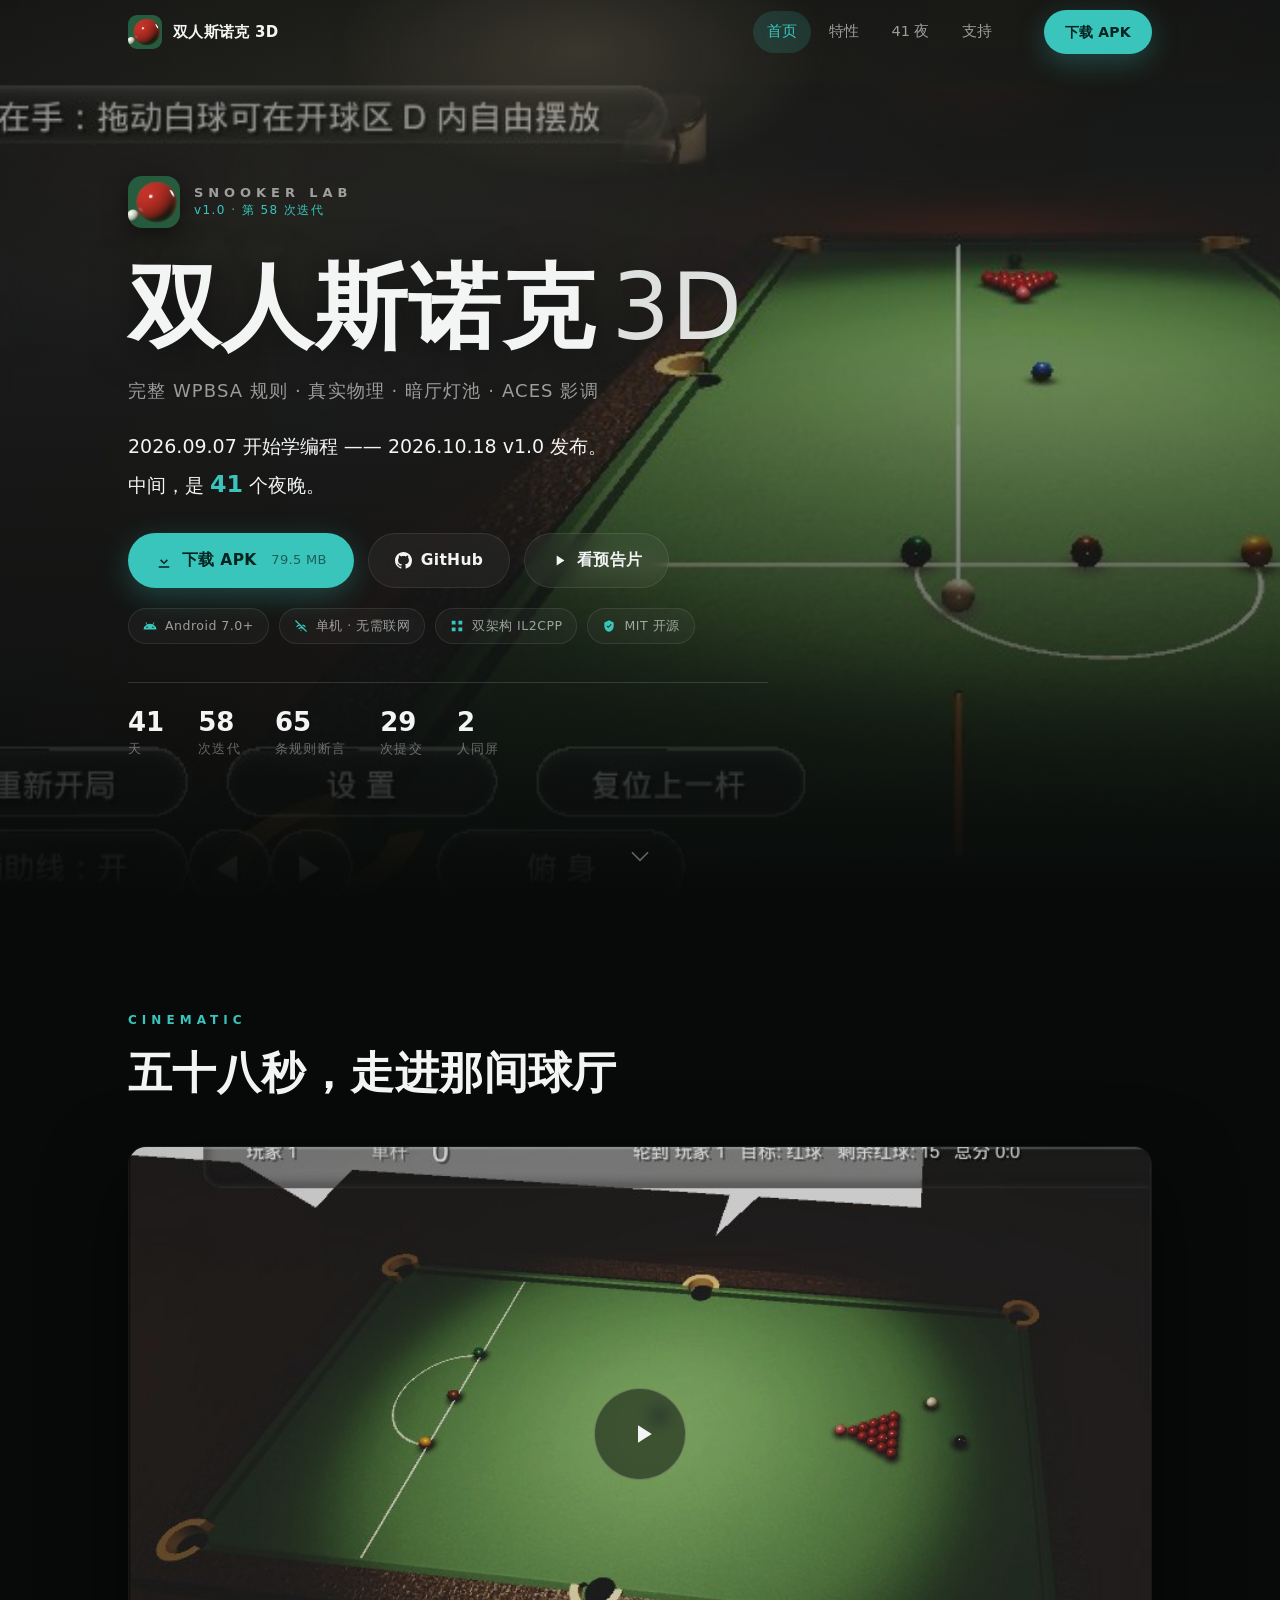
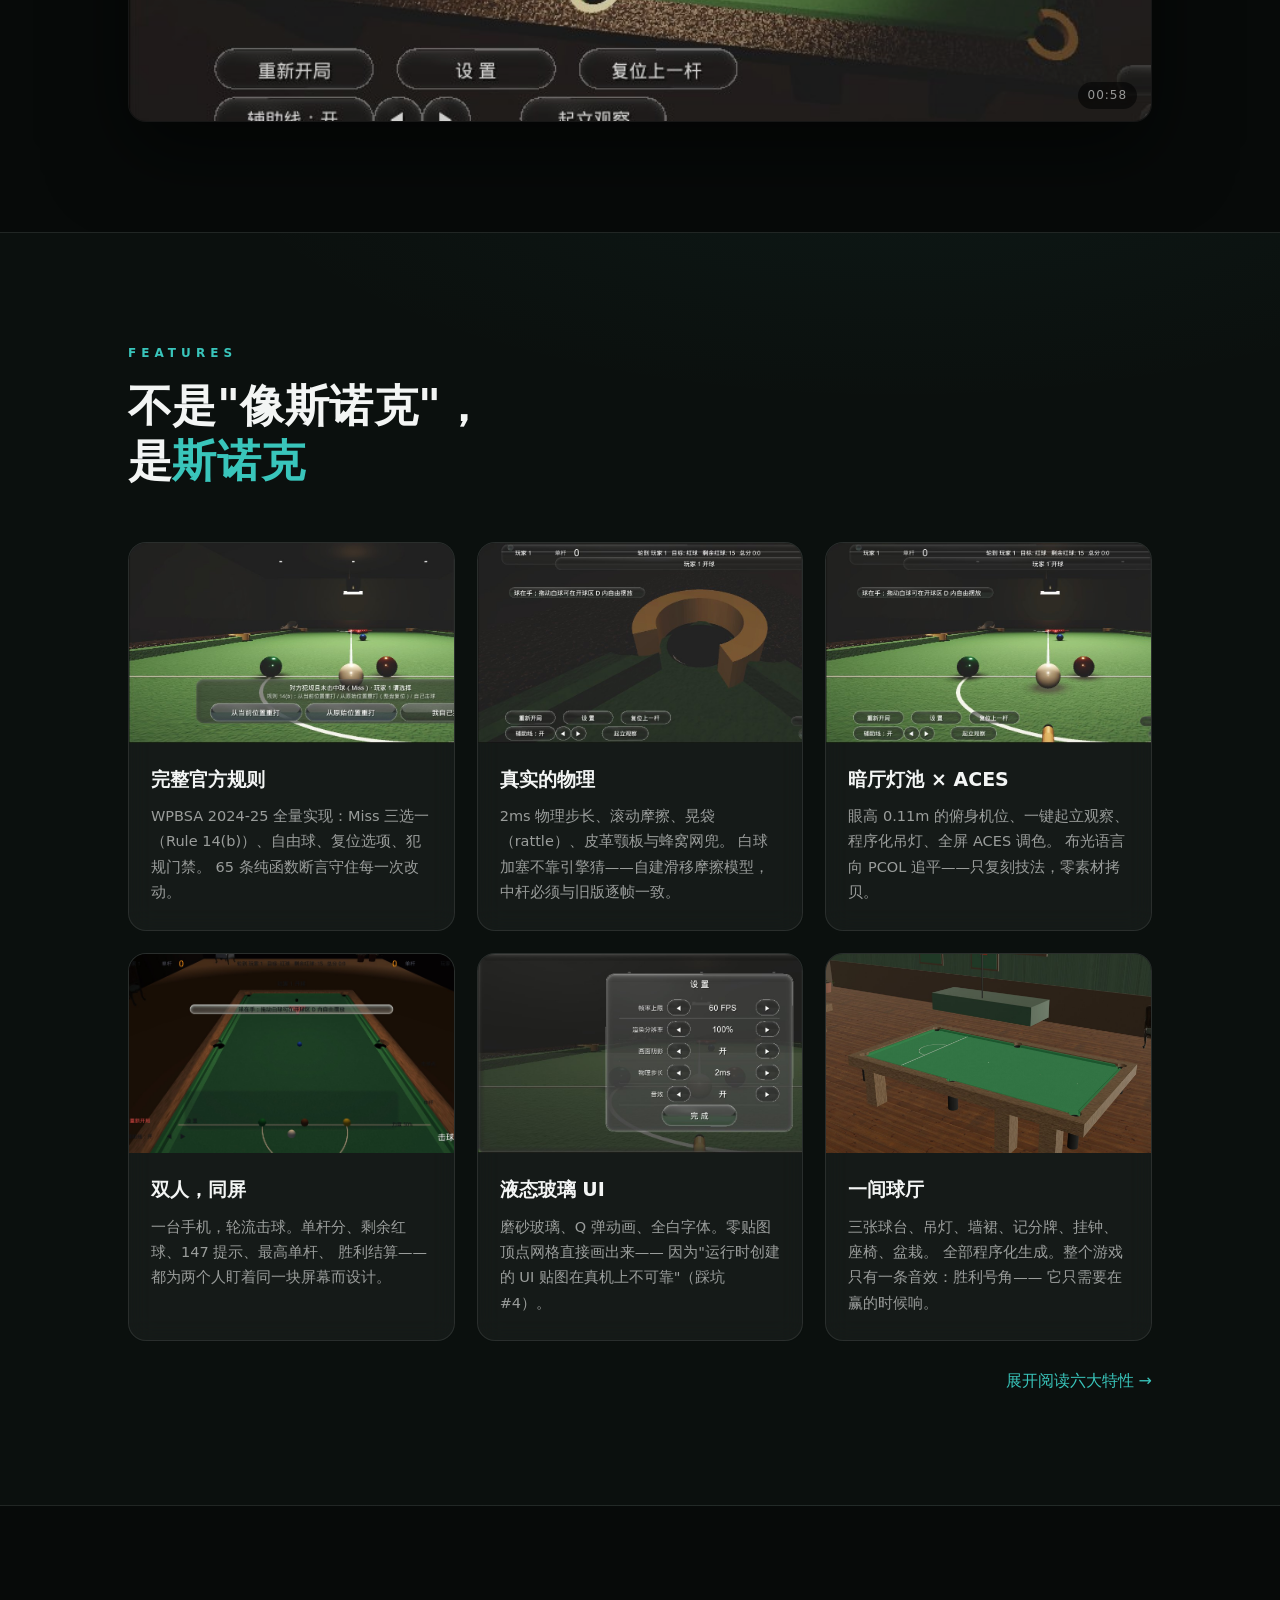
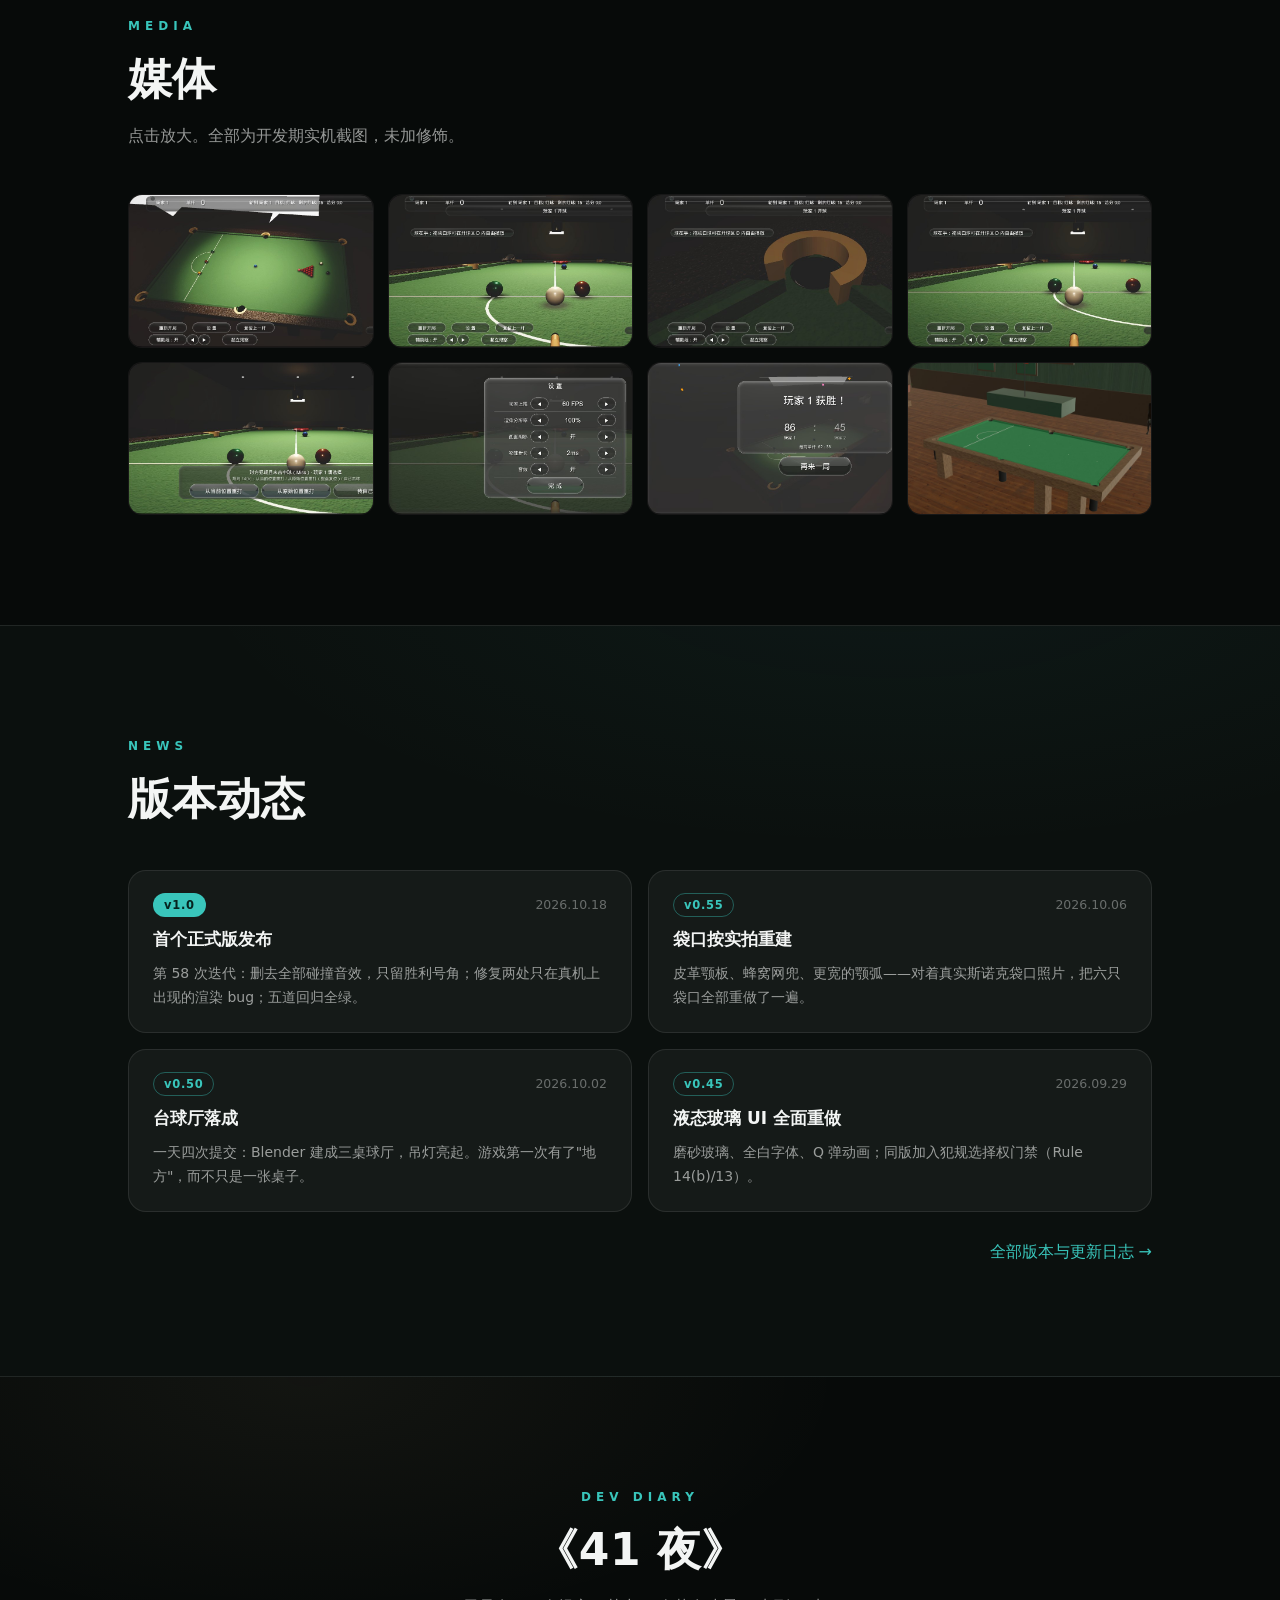
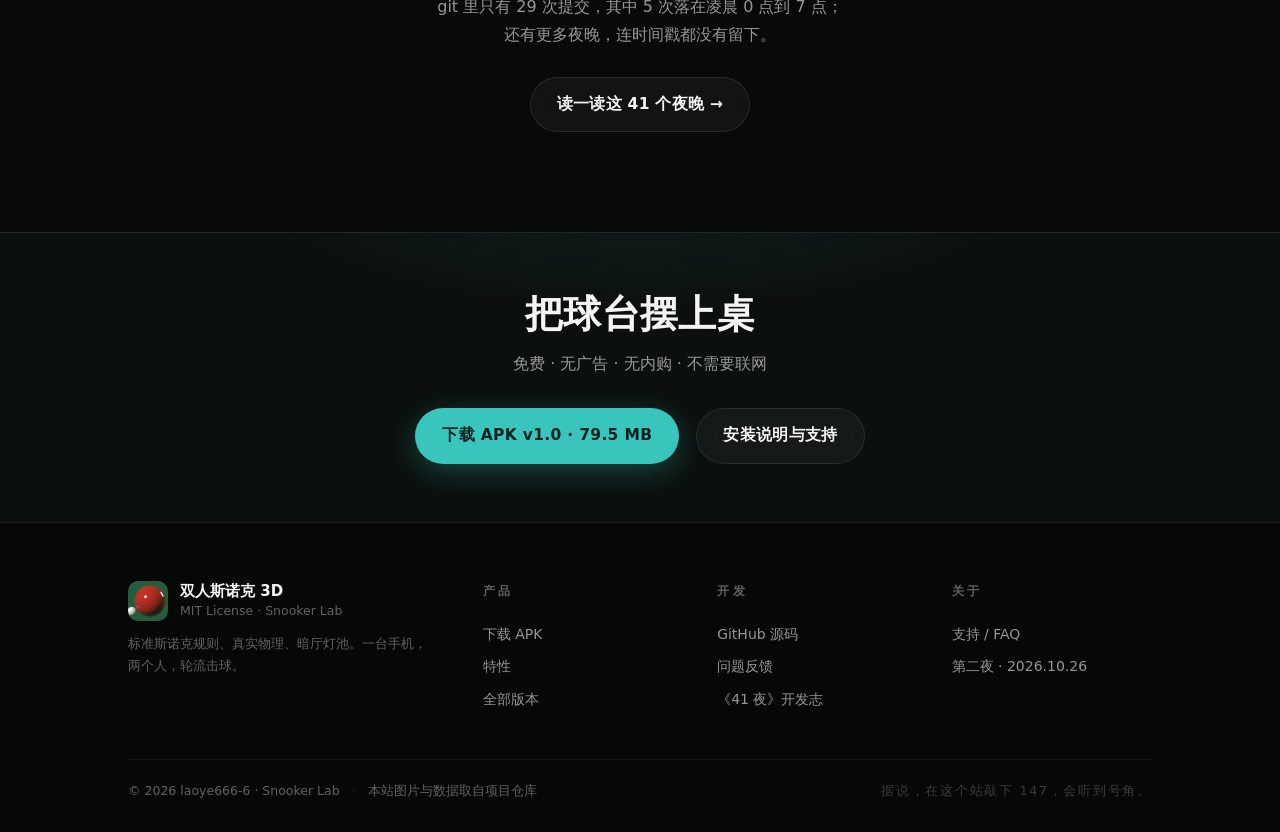
<file: index.html>
<!DOCTYPE html>
<html lang="zh-CN">
<head>
<meta charset="UTF-8">
<meta name="viewport" content="width=device-width, initial-scale=1.0">
<title>双人斯诺克 3D · MySnooker3D — 41 夜，从第一行代码到 v1.0</title>
<meta name="description" content="完整 WPBSA 规则 · 真实物理 · 暗厅灯池 · ACES 影调。一台手机，两个人，轮流击球。一个 2026 年 9 月才开始学编程的开发者，用 41 个夜晚做出来的安卓双人斯诺克游戏。MIT 开源。">
<meta property="og:title" content="双人斯诺克 3D · MySnooker3D">
<meta property="og:description" content="完整 WPBSA 规则 · 真实物理 · 暗厅灯池。2026.09.07 开始学编程，2026.10.18 v1.0 发布——中间是 41 个夜晚。">
<meta property="og:type" content="website">
<meta property="og:image" content="assets/og.jpg">
<link rel="icon" type="image/png" href="assets/favicon.png">
<link rel="stylesheet" href="assets/css/style.css">
</head>
<body>

<!-- 导航 -->
<nav class="nav" id="nav">
  <div class="nav-inner">
    <a class="nav-logo" href="index.html"><img src="assets/img/icon.jpg" alt="MySnooker3D"><b>双人斯诺克 3D</b></a>
    <div class="nav-links">
      <a href="index.html" class="active">首页</a>
      <a href="features.html">特性</a>
      <a href="nights.html">41 夜</a>
      <a href="support.html">支持</a>
    </div>
    <a class="btn btn-solid nav-cta" href="support.html#download">下载 APK</a>
  </div>
</nav>

<!-- ═══════════════ HERO ═══════════════ -->
<header class="hero" id="top">
  <div class="hero-bg" role="img" aria-label="暗厅灯池下的斯诺克球台"></div>
  <div class="hero-veil"></div>
  <div class="hero-lamp"></div>

  <div class="hero-inner">
    <div class="hero-brand reveal">
      <img src="assets/img/icon.jpg" alt="MySnooker3D 图标" class="brand-icon">
      <div class="brand-text">
        <span class="brand-name">SNOOKER&nbsp;LAB</span>
        <span class="brand-ver">v1.0 · 第 58 次迭代</span>
      </div>
    </div>

    <h1 class="hero-title reveal d1">双人斯诺克<span class="thin">3D</span></h1>
    <p class="hero-sub reveal d2">完整 WPBSA 规则&nbsp;·&nbsp;真实物理&nbsp;·&nbsp;暗厅灯池&nbsp;·&nbsp;ACES 影调</p>

    <p class="hero-story reveal d3">
      2026.09.07 开始学编程 —— 2026.10.18 v1.0 发布。<br>
      中间，是 <b class="num">41</b> 个夜晚。
    </p>

    <div class="hero-cta reveal d4">
      <a class="btn btn-solid" href="https://github.com/laoye666-6/MySnooker3D/releases/download/v1.0/Snooker3D.apk" target="_blank" rel="noopener">
        <svg viewBox="0 0 24 24" width="18" height="18" aria-hidden="true"><path fill="currentColor" d="M12 3v10.6l3.8-3.8 1.4 1.4L12 16.4l-5.2-5.2 1.4-1.4 3.8 3.8V3h0ZM5 19h14v2H5v-2Z"/></svg>
        下载 APK&nbsp;<span class="btn-dim">79.5 MB</span>
      </a>
      <a class="btn btn-ghost" href="https://github.com/laoye666-6/MySnooker3D" target="_blank" rel="noopener">
        <svg viewBox="0 0 16 16" width="17" height="17" aria-hidden="true"><path fill="currentColor" d="M8 0C3.58 0 0 3.58 0 8c0 3.54 2.29 6.53 5.47 7.59.4.07.55-.17.55-.38 0-.19-.01-.82-.01-1.49-2.01.37-2.53-.49-2.69-.94-.09-.23-.48-.94-.82-1.13-.28-.15-.68-.52-.01-.53.63-.01 1.08.58 1.23.82.72 1.21 1.87.87 2.33.66.07-.52.28-.87.51-1.07-1.78-.2-3.64-.89-3.64-3.95 0-.87.31-1.59.82-2.15-.08-.2-.36-1.02.08-2.12 0 0 .67-.21 2.2.82.64-.18 1.32-.27 2-.27s1.36.09 2 .27c1.53-1.04 2.2-.82 2.2-.82.44 1.1.16 1.92.08 2.12.51.56.82 1.27.82 2.15 0 3.07-1.87 3.75-3.65 3.95.29.25.54.73.54 1.48 0 1.07-.01 1.93-.01 2.2 0 .21.15.46.55.38A8.01 8.01 0 0 0 16 8c0-4.42-3.58-8-8-8Z"/></svg>
        GitHub
      </a>
      <button class="btn btn-ghost" id="btn-trailer" type="button">
        <svg viewBox="0 0 24 24" width="17" height="17" aria-hidden="true"><path fill="currentColor" d="M8 5v14l11-7L8 5Z"/></svg>
        看预告片
      </button>
    </div>

    <div class="badges reveal d4">
      <span class="badge"><svg viewBox="0 0 24 24" width="14" height="14"><path fill="currentColor" d="M17.6 9.48l1.84-3.18c.16-.31.04-.7-.26-.85-.29-.15-.65-.06-.83.22l-1.88 3.24a11.43 11.43 0 0 0-8.94 0L5.65 5.67c-.19-.29-.58-.38-.87-.2-.28.18-.37.54-.22.83L6.4 9.48A10.81 10.81 0 0 0 1 18h22a10.81 10.81 0 0 0-5.4-8.52M7 15.25a1.25 1.25 0 1 1 0-2.5 1.25 1.25 0 0 1 0 2.5m10 0a1.25 1.25 0 1 1 0-2.5 1.25 1.25 0 0 1 0 2.5"/></svg>Android 7.0+</span>
      <span class="badge"><svg viewBox="0 0 24 24" width="14" height="14"><path fill="none" stroke="currentColor" stroke-width="2" stroke-linecap="round" d="M3 3l18 18M8.5 16.5a5 5 0 0 1 7 0M5 13a9.5 9.5 0 0 1 4-2.4M19 13a9.5 9.5 0 0 0-4-2.4M12 19.5h.01"/></svg>单机 · 无需联网</span>
      <span class="badge"><svg viewBox="0 0 24 24" width="14" height="14"><path fill="currentColor" d="M9.5 3v6.5H3V3h6.5Zm0 11.5V21H3v-6.5h6.5ZM21 3v6.5h-6.5V3H21Zm0 11.5V21h-6.5v-6.5H21Z"/></svg>双架构 IL2CPP</span>
      <span class="badge"><svg viewBox="0 0 24 24" width="14" height="14"><path fill="currentColor" d="M12 2 4 6v6c0 5 3.4 9.4 8 10 4.6-.6 8-5 8-10V6l-8-4Zm-1.2 13.5-2.8-2.8 1.4-1.4 1.4 1.4 4.2-4.2 1.4 1.4-5.6 5.6Z"/></svg>MIT 开源</span>
    </div>

    <dl class="hero-stats reveal d5">
      <div><dt class="num">41</dt><dd>天</dd></div>
      <div><dt class="num">58</dt><dd>次迭代</dd></div>
      <div><dt class="num">65</dt><dd>条规则断言</dd></div>
      <div><dt class="num">29</dt><dd>次提交</dd></div>
      <div><dt class="num">2</dt><dd>人同屏</dd></div>
    </dl>
  </div>

  <a class="scroll-cue" href="#trailer" aria-label="向下滚动">
    <svg viewBox="0 0 24 24" width="26" height="26" aria-hidden="true"><path fill="none" stroke="currentColor" stroke-width="1.6" stroke-linecap="round" d="m5 9 7 7 7-7"/></svg>
  </a>
</header>

<main>

<!-- ═══════════════ 预告片 ═══════════════ -->
<section class="section" id="trailer">
  <div class="wrap">
    <p class="kicker reveal">CINEMATIC</p>
    <h2 class="reveal">五十八秒，走进那间球厅</h2>
    <div class="stage-outer reveal d1">
      <div class="stage" id="stage">
        <div class="stage-poster" id="stage-poster">
          <img src="assets/img/wide.jpg" alt="预告片封面：暗厅中的球台" draggable="false">
          <button class="stage-play" id="stage-play" type="button" aria-label="播放预告片">
            <svg viewBox="0 0 24 24" width="30" height="30" aria-hidden="true"><path fill="currentColor" d="M8 5v14l11-7L8 5Z"/></svg>
          </button>
          <span class="stage-dur">00:58</span>
        </div>
        <div class="stage-screen" id="stage-screen" hidden>
          <div class="frame" id="frame"><img id="frame-img" alt="" draggable="false"></div>
          <div class="frame-cap"><span id="frame-kicker"></span><span id="frame-title"></span></div>
          <div class="stage-bar"><i id="stage-progress"></i></div>
          <button class="stage-skip" id="stage-skip" type="button">跳过</button>
        </div>
      </div>
    </div>
  </div>
</section>

<!-- ═══════════════ 特性 ═══════════════ -->
<section class="section alt" id="features">
  <div class="wrap">
    <p class="kicker reveal">FEATURES</p>
    <h2 class="reveal">不是"像斯诺克"，<br>是<b>斯诺克</b></h2>

    <div class="bento">
      <article class="card reveal">
        <div class="card-img"><img src="assets/img/miss.jpg" alt="Miss 规则三选一弹窗" loading="lazy"></div>
        <h3>完整官方规则</h3>
        <p>WPBSA 2024-25 全量实现：Miss 三选一（Rule 14(b)）、自由球、复位选项、犯规门禁。
        65 条纯函数断言守住每一次改动。</p>
      </article>

      <article class="card reveal d1">
        <div class="card-img"><img src="assets/img/pocket.jpg" alt="真实袋口：弧形颚板与真洞" loading="lazy"></div>
        <h3>真实的物理</h3>
        <p>2ms 物理步长、滚动摩擦、晃袋（rattle）、皮革颚板与蜂窝网兜。
        白球加塞不靠引擎猜——自建滑移摩擦模型，中杆必须与旧版逐帧一致。</p>
      </article>

      <article class="card reveal d2">
        <div class="card-img"><img src="assets/img/aim.jpg" alt="俯身瞄准视角与辅助线" loading="lazy"></div>
        <h3>暗厅灯池 × ACES</h3>
        <p>眼高 0.11m 的俯身机位、一键起立观察、程序化吊灯、全屏 ACES 调色。
        布光语言向 PCOL 追平——只复刻技法，零素材拷贝。</p>
      </article>

      <article class="card reveal">
        <div class="card-img"><img src="assets/img/duo.jpg" alt="双人同屏轮流击球" loading="lazy"></div>
        <h3>双人，同屏</h3>
        <p>一台手机，轮流击球。单杆分、剩余红球、147 提示、最高单杆、
        胜利结算——都为两个人盯着同一块屏幕而设计。</p>
      </article>

      <article class="card reveal d1">
        <div class="card-img"><img src="assets/img/settings.jpg" alt="液态玻璃设置面板" loading="lazy"></div>
        <h3>液态玻璃 UI</h3>
        <p>磨砂玻璃、Q 弹动画、全白字体。零贴图顶点网格直接画出来——
        因为"运行时创建的 UI 贴图在真机上不可靠"（踩坑 #4）。</p>
      </article>

      <article class="card reveal d2">
        <div class="card-img"><img src="assets/img/hall.jpg" alt="台球厅环境" loading="lazy"></div>
        <h3>一间球厅</h3>
        <p>三张球台、吊灯、墙裙、记分牌、挂钟、座椅、盆栽。
        全部程序化生成。整个游戏只有一条音效：胜利号角——
        它只需要在赢的时候响。</p>
      </article>
    </div>

    <p class="news-more reveal"><a href="features.html">展开阅读六大特性 →</a></p>
  </div>
</section>

<!-- ═══════════════ 媒体 ═══════════════ -->
<section class="section" id="gallery">
  <div class="wrap">
    <p class="kicker reveal">MEDIA</p>
    <h2 class="reveal">媒体</h2>
    <p class="nights-lede reveal d1">点击放大。全部为开发期实机截图，未加修饰。</p>

    <div class="gallery reveal d1">
      <figure class="shot" data-cap="全景机位 · 暗厅灯池"><img src="assets/img/wide.jpg" alt="全景机位" loading="lazy"><span>全景机位 · 暗厅灯池</span></figure>
      <figure class="shot" data-cap="俯身瞄准 · 眼高 0.11m"><img src="assets/img/aim.jpg" alt="俯身瞄准" loading="lazy"><span>俯身瞄准 · 眼高 0.11m</span></figure>
      <figure class="shot" data-cap="真实袋口 · 弧形颚板"><img src="assets/img/pocket.jpg" alt="真实袋口" loading="lazy"><span>真实袋口 · 弧形颚板</span></figure>
      <figure class="shot" data-cap="球在手 · 开球区 D 自由摆放"><img src="assets/img/hand.jpg" alt="球在手" loading="lazy"><span>球在手 · 开球区 D 自由摆放</span></figure>
      <figure class="shot" data-cap="Miss 三选一 · Rule 14(b)"><img src="assets/img/miss.jpg" alt="Miss 三选一" loading="lazy"><span>Miss 三选一 · Rule 14(b)</span></figure>
      <figure class="shot" data-cap="液态玻璃设置面板"><img src="assets/img/settings.jpg" alt="液态玻璃设置" loading="lazy"><span>液态玻璃设置面板</span></figure>
      <figure class="shot" data-cap="胜利结算 · 彩纸与号角"><img src="assets/img/win.jpg" alt="胜利结算" loading="lazy"><span>胜利结算 · 彩纸与号角</span></figure>
      <figure class="shot" data-cap="台球厅 · 三桌与吊灯"><img src="assets/img/hall.jpg" alt="台球厅" loading="lazy"><span>台球厅 · 三桌与吊灯</span></figure>
    </div>
  </div>
</section>

<!-- ═══════════════ 版本动态 ═══════════════ -->
<section class="section alt" id="news">
  <div class="wrap">
    <p class="kicker reveal">NEWS</p>
    <h2 class="reveal">版本动态</h2>

    <div class="news">
      <a class="news-card reveal" href="https://github.com/laoye666-6/MySnooker3D/releases/tag/v1.0" target="_blank" rel="noopener">
        <div class="news-head"><span class="news-tag latest">v1.0</span><span class="news-date">2026.10.18</span></div>
        <h3>首个正式版发布</h3>
        <p>第 58 次迭代：删去全部碰撞音效，只留胜利号角；修复两处只在真机上出现的渲染 bug；五道回归全绿。</p>
      </a>
      <a class="news-card reveal d1" href="https://github.com/laoye666-6/MySnooker3D/releases/tag/v0.55" target="_blank" rel="noopener">
        <div class="news-head"><span class="news-tag">v0.55</span><span class="news-date">2026.10.06</span></div>
        <h3>袋口按实拍重建</h3>
        <p>皮革颚板、蜂窝网兜、更宽的颚弧——对着真实斯诺克袋口照片，把六只袋口全部重做了一遍。</p>
      </a>
      <a class="news-card reveal" href="https://github.com/laoye666-6/MySnooker3D/releases/tag/v0.50" target="_blank" rel="noopener">
        <div class="news-head"><span class="news-tag">v0.50</span><span class="news-date">2026.10.02</span></div>
        <h3>台球厅落成</h3>
        <p>一天四次提交：Blender 建成三桌球厅，吊灯亮起。游戏第一次有了"地方"，而不只是一张桌子。</p>
      </a>
      <a class="news-card reveal d1" href="https://github.com/laoye666-6/MySnooker3D/releases/tag/v0.45" target="_blank" rel="noopener">
        <div class="news-head"><span class="news-tag">v0.45</span><span class="news-date">2026.09.29</span></div>
        <h3>液态玻璃 UI 全面重做</h3>
        <p>磨砂玻璃、全白字体、Q 弹动画；同版加入犯规选择权门禁（Rule 14(b)/13）。</p>
      </a>
    </div>

    <p class="news-more reveal"><a href="https://github.com/laoye666-6/MySnooker3D/releases" target="_blank" rel="noopener">全部版本与更新日志 →</a></p>
  </div>
</section>

<!-- ═══════════════ 41 夜导流 ═══════════════ -->
<section class="section nights" id="nights" style="padding-bottom:0">
  <div class="wrap" style="text-align:center">
    <p class="kicker reveal">DEV DIARY</p>
    <h2 class="reveal">《41 夜》</h2>
    <p class="nights-lede reveal d1" style="margin-left:auto;margin-right:auto">
      git 里只有 29 次提交，其中 5 次落在凌晨 0 点到 7 点；<br>还有更多夜晚，连时间戳都没有留下。
    </p>
    <p class="reveal d2" style="margin-top:28px">
      <a class="btn btn-ghost" href="nights.html">读一读这 41 个夜晚 →</a>
    </p>
  </div>
</section>

<!-- ═══════════════ CTA ═══════════════ -->
<div class="cta-band" id="download">
  <div class="wrap cta-band-inner">
    <h2 class="reveal">把球台摆上桌</h2>
    <p class="reveal d1">免费 · 无广告 · 无内购 · 不需要联网</p>
    <div class="reveal d2">
      <a class="btn btn-solid" href="https://github.com/laoye666-6/MySnooker3D/releases/download/v1.0/Snooker3D.apk" target="_blank" rel="noopener">下载 APK v1.0 · 79.5 MB</a>
      <a class="btn btn-ghost" href="support.html">安装说明与支持</a>
    </div>
  </div>
</div>

</main>

<!-- 页脚 -->
<footer class="foot-v2">
  <div class="wrap">
    <div class="foot-grid">
      <div class="foot-col foot-about">
        <div class="foot-brand">
          <img src="assets/img/icon.jpg" alt="">
          <div><b>双人斯诺克 3D</b><span>MIT License · Snooker Lab</span></div>
        </div>
        <p>标准斯诺克规则、真实物理、暗厅灯池。一台手机，两个人，轮流击球。</p>
      </div>
      <div class="foot-col">
        <h4>产品</h4>
        <a href="support.html#download">下载 APK</a>
        <a href="features.html">特性</a>
        <a href="https://github.com/laoye666-6/MySnooker3D/releases" target="_blank" rel="noopener">全部版本</a>
      </div>
      <div class="foot-col">
        <h4>开发</h4>
        <a href="https://github.com/laoye666-6/MySnooker3D" target="_blank" rel="noopener">GitHub 源码</a>
        <a href="https://github.com/laoye666-6/MySnooker3D/issues" target="_blank" rel="noopener">问题反馈</a>
        <a href="nights.html">《41 夜》开发志</a>
      </div>
      <div class="foot-col">
        <h4>关于</h4>
        <a href="support.html">支持 / FAQ</a>
        <a href="nights.html">第二夜 · 2026.10.26</a>
      </div>
    </div>
    <div class="foot-base">
      <span>© 2026 laoye666-6 · Snooker Lab</span>
      <span class="sep">·</span>
      <span>本站图片与数据取自项目仓库</span>
      <span class="hint147">据说，在这个站敲下 147，会听到号角。</span>
    </div>
  </div>
</footer>

<button class="totop" id="totop" aria-label="返回顶部">
  <svg viewBox="0 0 24 24" width="20" height="20" aria-hidden="true"><path fill="none" stroke="currentColor" stroke-width="2" stroke-linecap="round" stroke-linejoin="round" d="m6 14 6-6 6 6"/></svg>
</button>

<!-- 147 彩蛋 -->
<div class="egg" id="egg" hidden>
  <div class="egg-balls" id="egg-balls"></div>
  <div class="egg-center">
    <div class="egg-count num" id="egg-count">0</div>
    <div class="egg-title">MAXIMUM&nbsp;BREAK</div>
    <div class="egg-sub">147 · 满分杆 · 一颗红球一颗黑的十五个来回</div>
    <button class="btn btn-ghost" id="egg-close" type="button">收起</button>
  </div>
</div>

<script src="assets/js/timeline.js"></script>
<script src="assets/js/horn.js"></script>
<script src="assets/js/main.js"></script>
</body>
</html>
</file>
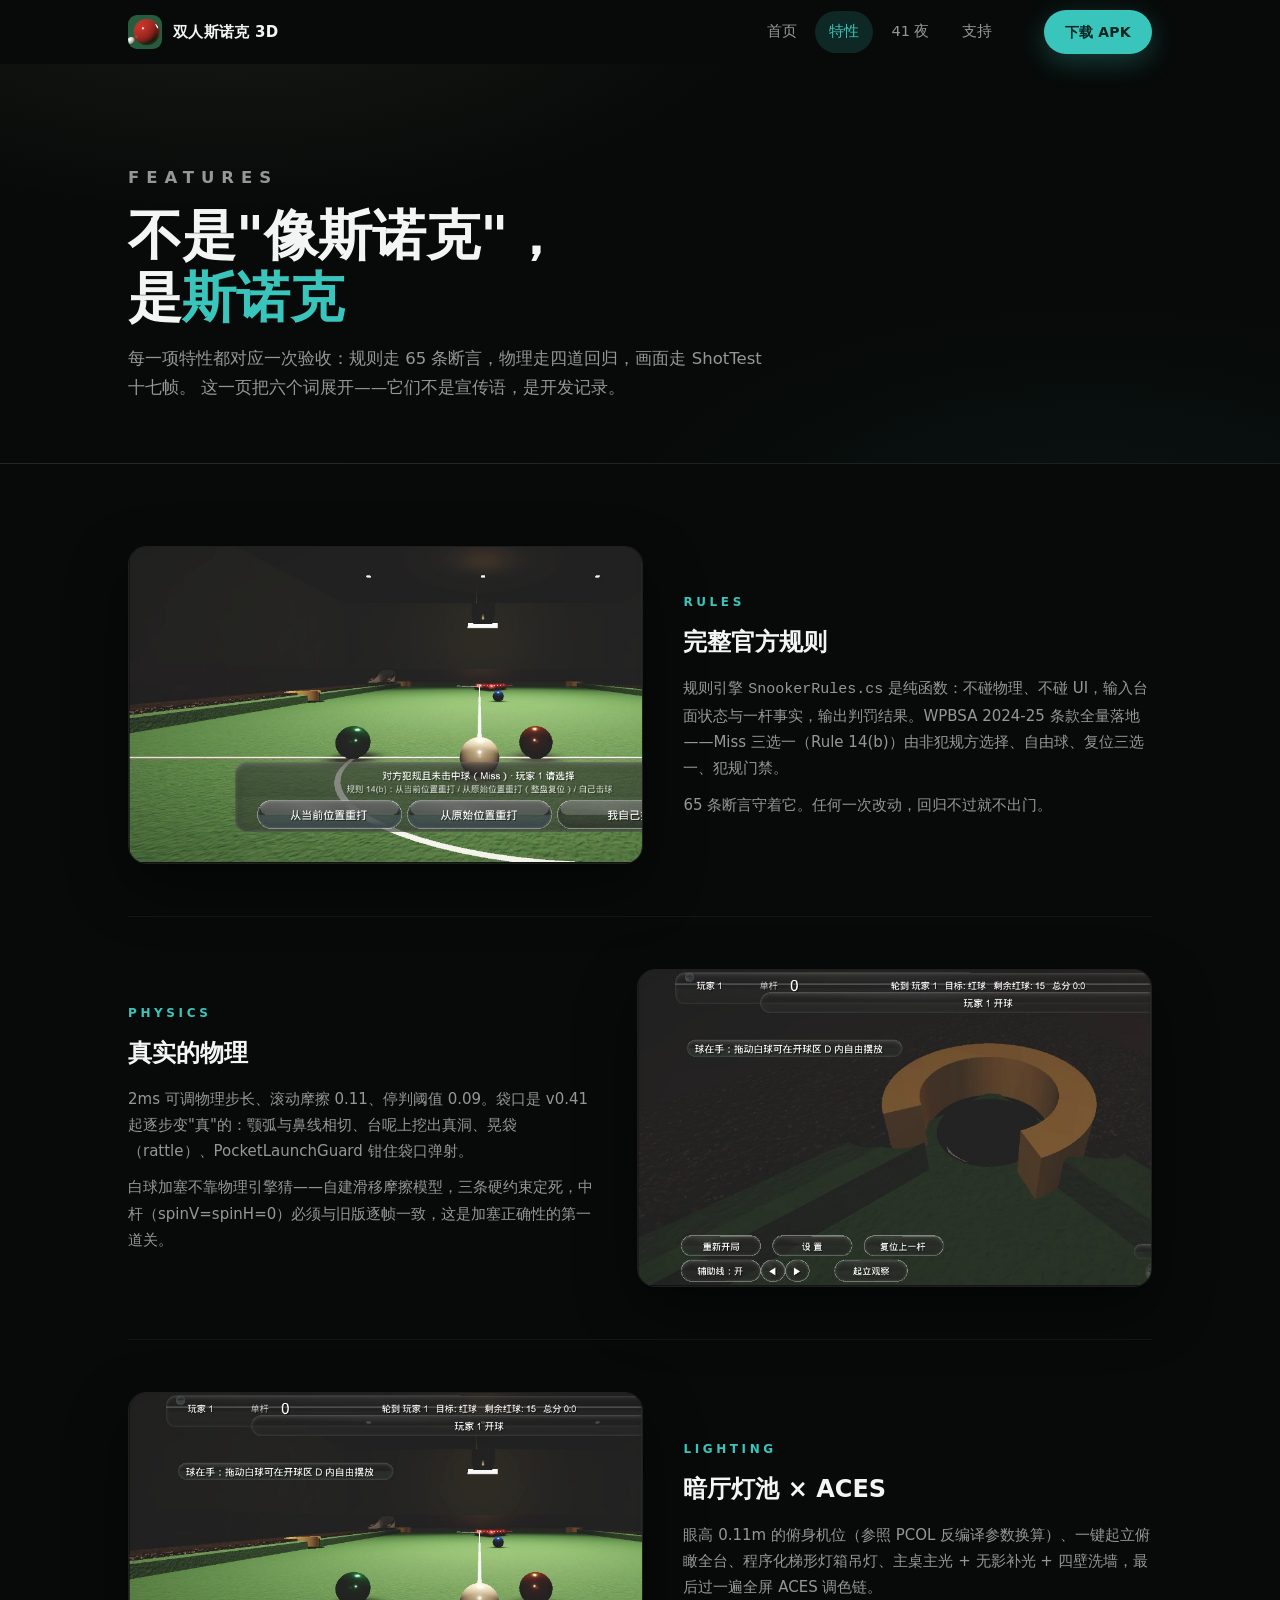
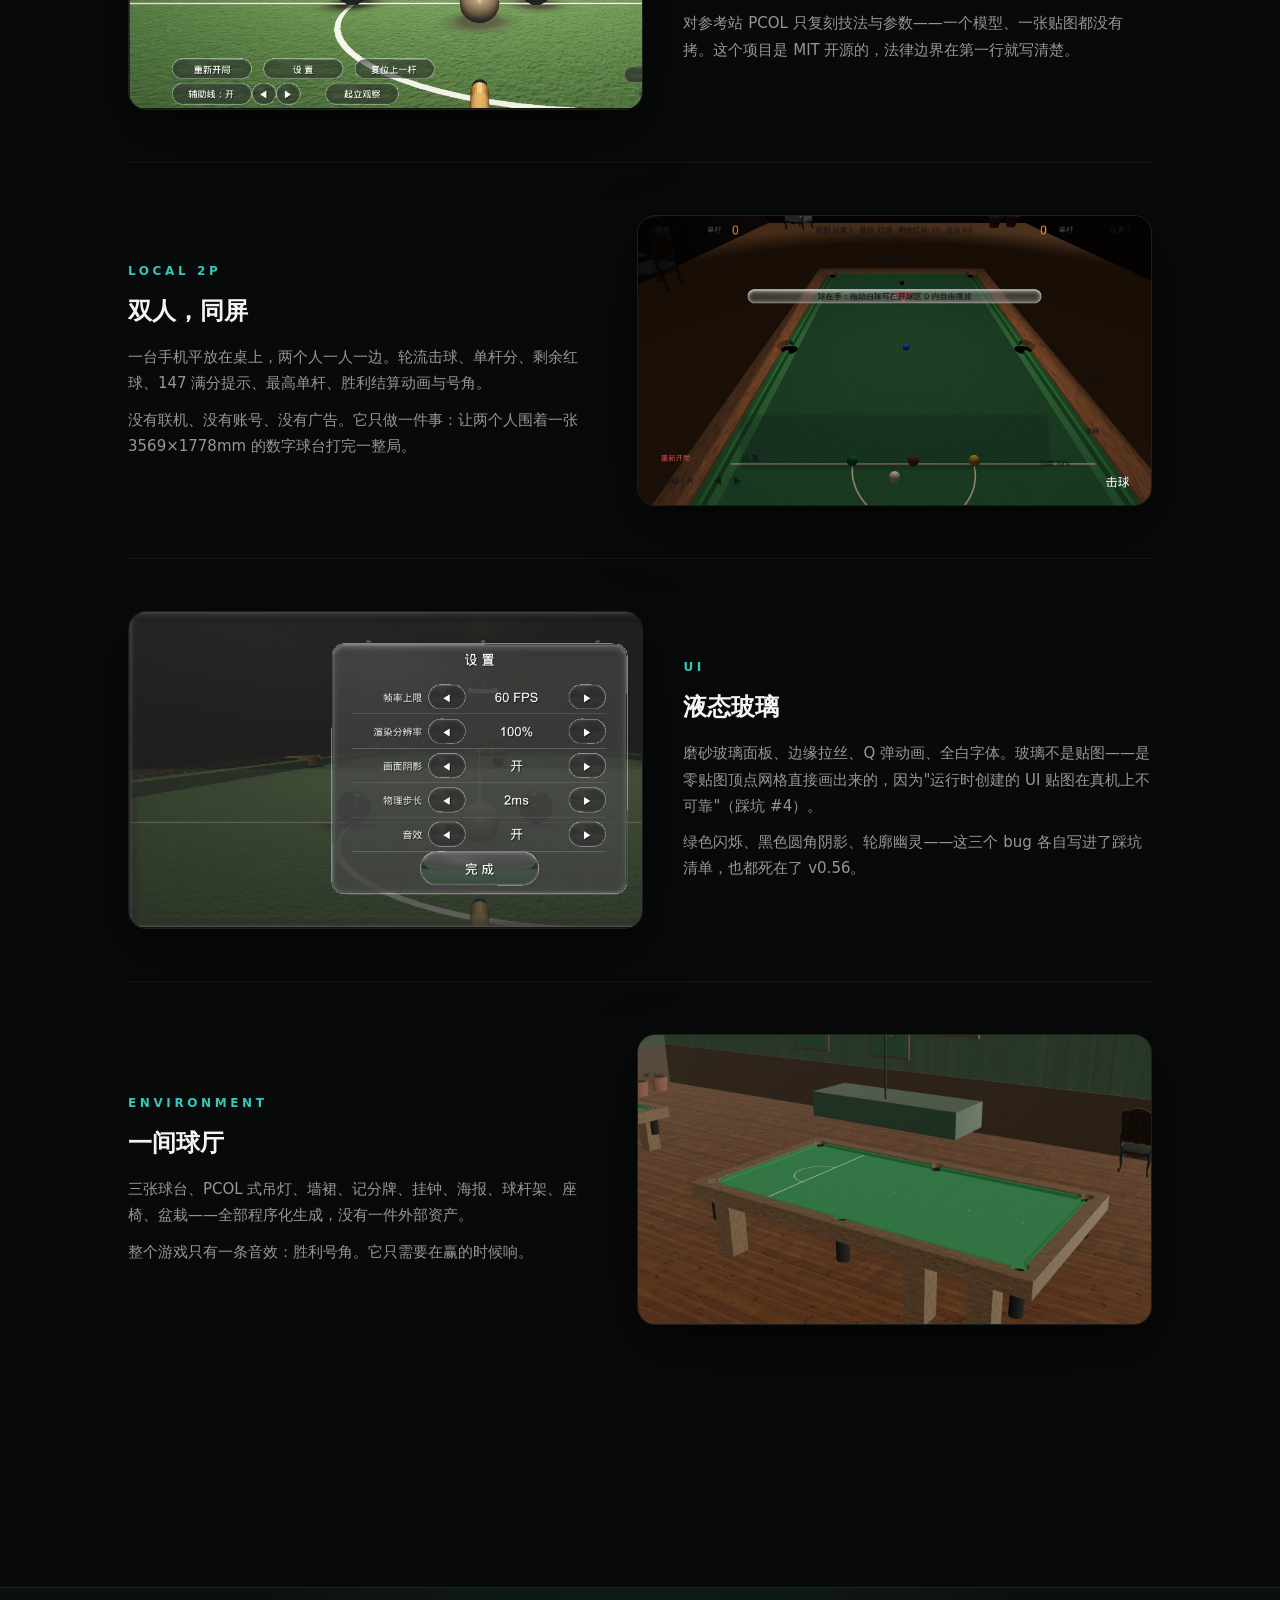
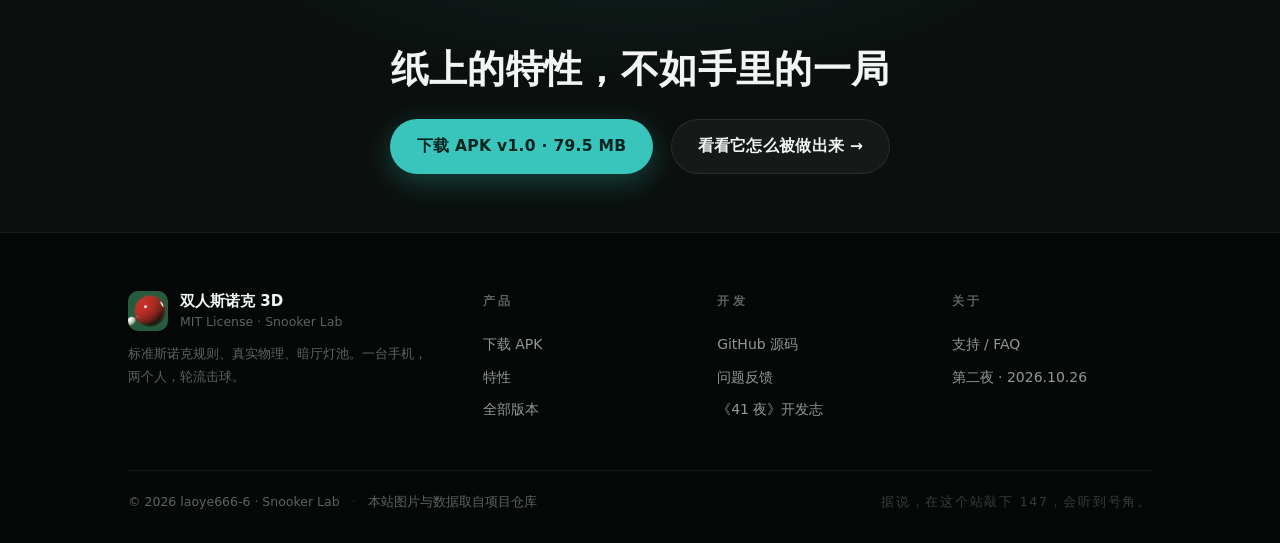
<file: features.html>
<!DOCTYPE html>
<html lang="zh-CN">
<head>
<meta charset="UTF-8">
<meta name="viewport" content="width=device-width, initial-scale=1.0">
<title>特性 · 双人斯诺克 3D</title>
<meta name="description" content="WPBSA 2024-25 全量规则、自建白球加塞物理、ACES 暗厅灯池、液态玻璃 UI、程序化台球厅——六大特性详解。">
<meta property="og:title" content="特性 · 双人斯诺克 3D">
<meta property="og:description" content="不是『像斯诺克』，是斯诺克。六大特性详解。">
<meta property="og:type" content="website">
<meta property="og:image" content="assets/og.jpg">
<link rel="icon" type="image/png" href="assets/favicon.png">
<link rel="stylesheet" href="assets/css/style.css">
</head>
<body>

<nav class="nav" id="nav">
  <div class="nav-inner">
    <a class="nav-logo" href="index.html"><img src="assets/img/icon.jpg" alt="MySnooker3D"><b>双人斯诺克 3D</b></a>
    <div class="nav-links">
      <a href="index.html">首页</a>
      <a href="features.html" class="active">特性</a>
      <a href="nights.html">41 夜</a>
      <a href="support.html">支持</a>
    </div>
    <a class="btn btn-solid nav-cta" href="support.html#download">下载 APK</a>
  </div>
</nav>

<div class="page-body">
<header class="page-hero">
  <div class="wrap">
    <p class="kicker reveal">FEATURES</p>
    <h1 class="reveal d1">不是"像斯诺克"，<br>是<b style="color:var(--accent)">斯诺克</b></h1>
    <p class="reveal d2">每一项特性都对应一次验收：规则走 65 条断言，物理走四道回归，画面走 ShotTest 十七帧。
    这一页把六个词展开——它们不是宣传语，是开发记录。</p>
  </div>
</header>

<section class="section" style="padding-top:30px">
  <div class="wrap">

    <div class="feat-row reveal">
      <div class="feat-img"><img src="assets/img/miss.jpg" alt="Miss 规则三选一" loading="lazy"></div>
      <div>
        <h3><small>RULES</small>完整官方规则</h3>
        <p>规则引擎 <code>SnookerRules.cs</code> 是纯函数：不碰物理、不碰 UI，输入台面状态与一杆事实，输出判罚结果。WPBSA 2024-25 条款全量落地——Miss 三选一（Rule 14(b)）由非犯规方选择、自由球、复位三选一、犯规门禁。</p>
        <p>65 条断言守着它。任何一次改动，回归不过就不出门。</p>
      </div>
    </div>

    <div class="feat-row reveal">
      <div class="feat-img"><img src="assets/img/pocket.jpg" alt="真实袋口物理" loading="lazy"></div>
      <div>
        <h3><small>PHYSICS</small>真实的物理</h3>
        <p>2ms 可调物理步长、滚动摩擦 0.11、停判阈值 0.09。袋口是 v0.41 起逐步变"真"的：颚弧与鼻线相切、台呢上挖出真洞、晃袋（rattle）、PocketLaunchGuard 钳住袋口弹射。</p>
        <p>白球加塞不靠物理引擎猜——自建滑移摩擦模型，三条硬约束定死，中杆（spinV=spinH=0）必须与旧版逐帧一致，这是加塞正确性的第一道关。</p>
      </div>
    </div>

    <div class="feat-row reveal">
      <div class="feat-img"><img src="assets/img/aim.jpg" alt="暗厅灯池与俯身机位" loading="lazy"></div>
      <div>
        <h3><small>LIGHTING</small>暗厅灯池 × ACES</h3>
        <p>眼高 0.11m 的俯身机位（参照 PCOL 反编译参数换算）、一键起立俯瞰全台、程序化梯形灯箱吊灯、主桌主光 + 无影补光 + 四壁洗墙，最后过一遍全屏 ACES 调色链。</p>
        <p>对参考站 PCOL 只复刻技法与参数——一个模型、一张贴图都没有拷。这个项目是 MIT 开源的，法律边界在第一行就写清楚。</p>
      </div>
    </div>

    <div class="feat-row reveal">
      <div class="feat-img"><img src="assets/img/duo.jpg" alt="双人同屏" loading="lazy"></div>
      <div>
        <h3><small>LOCAL 2P</small>双人，同屏</h3>
        <p>一台手机平放在桌上，两个人一人一边。轮流击球、单杆分、剩余红球、147 满分提示、最高单杆、胜利结算动画与号角。</p>
        <p>没有联机、没有账号、没有广告。它只做一件事：让两个人围着一张 3569×1778mm 的数字球台打完一整局。</p>
      </div>
    </div>

    <div class="feat-row reveal">
      <div class="feat-img"><img src="assets/img/settings.jpg" alt="液态玻璃 UI" loading="lazy"></div>
      <div>
        <h3><small>UI</small>液态玻璃</h3>
        <p>磨砂玻璃面板、边缘拉丝、Q 弹动画、全白字体。玻璃不是贴图——是零贴图顶点网格直接画出来的，因为"运行时创建的 UI 贴图在真机上不可靠"（踩坑 #4）。</p>
        <p>绿色闪烁、黑色圆角阴影、轮廓幽灵——这三个 bug 各自写进了踩坑清单，也都死在了 v0.56。</p>
      </div>
    </div>

    <div class="feat-row reveal" style="border-bottom:none">
      <div class="feat-img"><img src="assets/img/hall.jpg" alt="台球厅环境" loading="lazy"></div>
      <div>
        <h3><small>ENVIRONMENT</small>一间球厅</h3>
        <p>三张球台、PCOL 式吊灯、墙裙、记分牌、挂钟、海报、球杆架、座椅、盆栽——全部程序化生成，没有一件外部资产。</p>
        <p>整个游戏只有一条音效：胜利号角。它只需要在赢的时候响。</p>
      </div>
    </div>

  </div>
</section>

<div class="cta-band">
  <div class="wrap cta-band-inner">
    <h2 class="reveal">纸上的特性，不如手里的一局</h2>
    <div class="reveal d1" style="margin-top:26px">
      <a class="btn btn-solid" href="https://github.com/laoye666-6/MySnooker3D/releases/download/v1.0/Snooker3D.apk" target="_blank" rel="noopener">下载 APK v1.0 · 79.5 MB</a>
      <a class="btn btn-ghost" href="nights.html">看看它怎么被做出来 →</a>
    </div>
  </div>
</div>
</div>

<footer class="foot-v2">
  <div class="wrap">
    <div class="foot-grid">
      <div class="foot-col foot-about">
        <div class="foot-brand">
          <img src="assets/img/icon.jpg" alt="">
          <div><b>双人斯诺克 3D</b><span>MIT License · Snooker Lab</span></div>
        </div>
        <p>标准斯诺克规则、真实物理、暗厅灯池。一台手机，两个人，轮流击球。</p>
      </div>
      <div class="foot-col">
        <h4>产品</h4>
        <a href="support.html#download">下载 APK</a>
        <a href="features.html">特性</a>
        <a href="https://github.com/laoye666-6/MySnooker3D/releases" target="_blank" rel="noopener">全部版本</a>
      </div>
      <div class="foot-col">
        <h4>开发</h4>
        <a href="https://github.com/laoye666-6/MySnooker3D" target="_blank" rel="noopener">GitHub 源码</a>
        <a href="https://github.com/laoye666-6/MySnooker3D/issues" target="_blank" rel="noopener">问题反馈</a>
        <a href="nights.html">《41 夜》开发志</a>
      </div>
      <div class="foot-col">
        <h4>关于</h4>
        <a href="support.html">支持 / FAQ</a>
        <a href="nights.html">第二夜 · 2026.10.26</a>
      </div>
    </div>
    <div class="foot-base">
      <span>© 2026 laoye666-6 · Snooker Lab</span>
      <span class="sep">·</span>
      <span>本站图片与数据取自项目仓库</span>
      <span class="hint147">据说，在这个站敲下 147，会听到号角。</span>
    </div>
  </div>
</footer>

<button class="totop" id="totop" aria-label="返回顶部">
  <svg viewBox="0 0 24 24" width="20" height="20" aria-hidden="true"><path fill="none" stroke="currentColor" stroke-width="2" stroke-linecap="round" stroke-linejoin="round" d="m6 14 6-6 6 6"/></svg>
</button>

<div class="egg" id="egg" hidden>
  <div class="egg-balls" id="egg-balls"></div>
  <div class="egg-center">
    <div class="egg-count num" id="egg-count">0</div>
    <div class="egg-title">MAXIMUM&nbsp;BREAK</div>
    <div class="egg-sub">147 · 满分杆 · 一颗红球一颗黑的十五个来回</div>
    <button class="btn btn-ghost" id="egg-close" type="button">收起</button>
  </div>
</div>

<script src="assets/js/timeline.js"></script>
<script src="assets/js/horn.js"></script>
<script src="assets/js/main.js"></script>
</body>
</html>
</file>
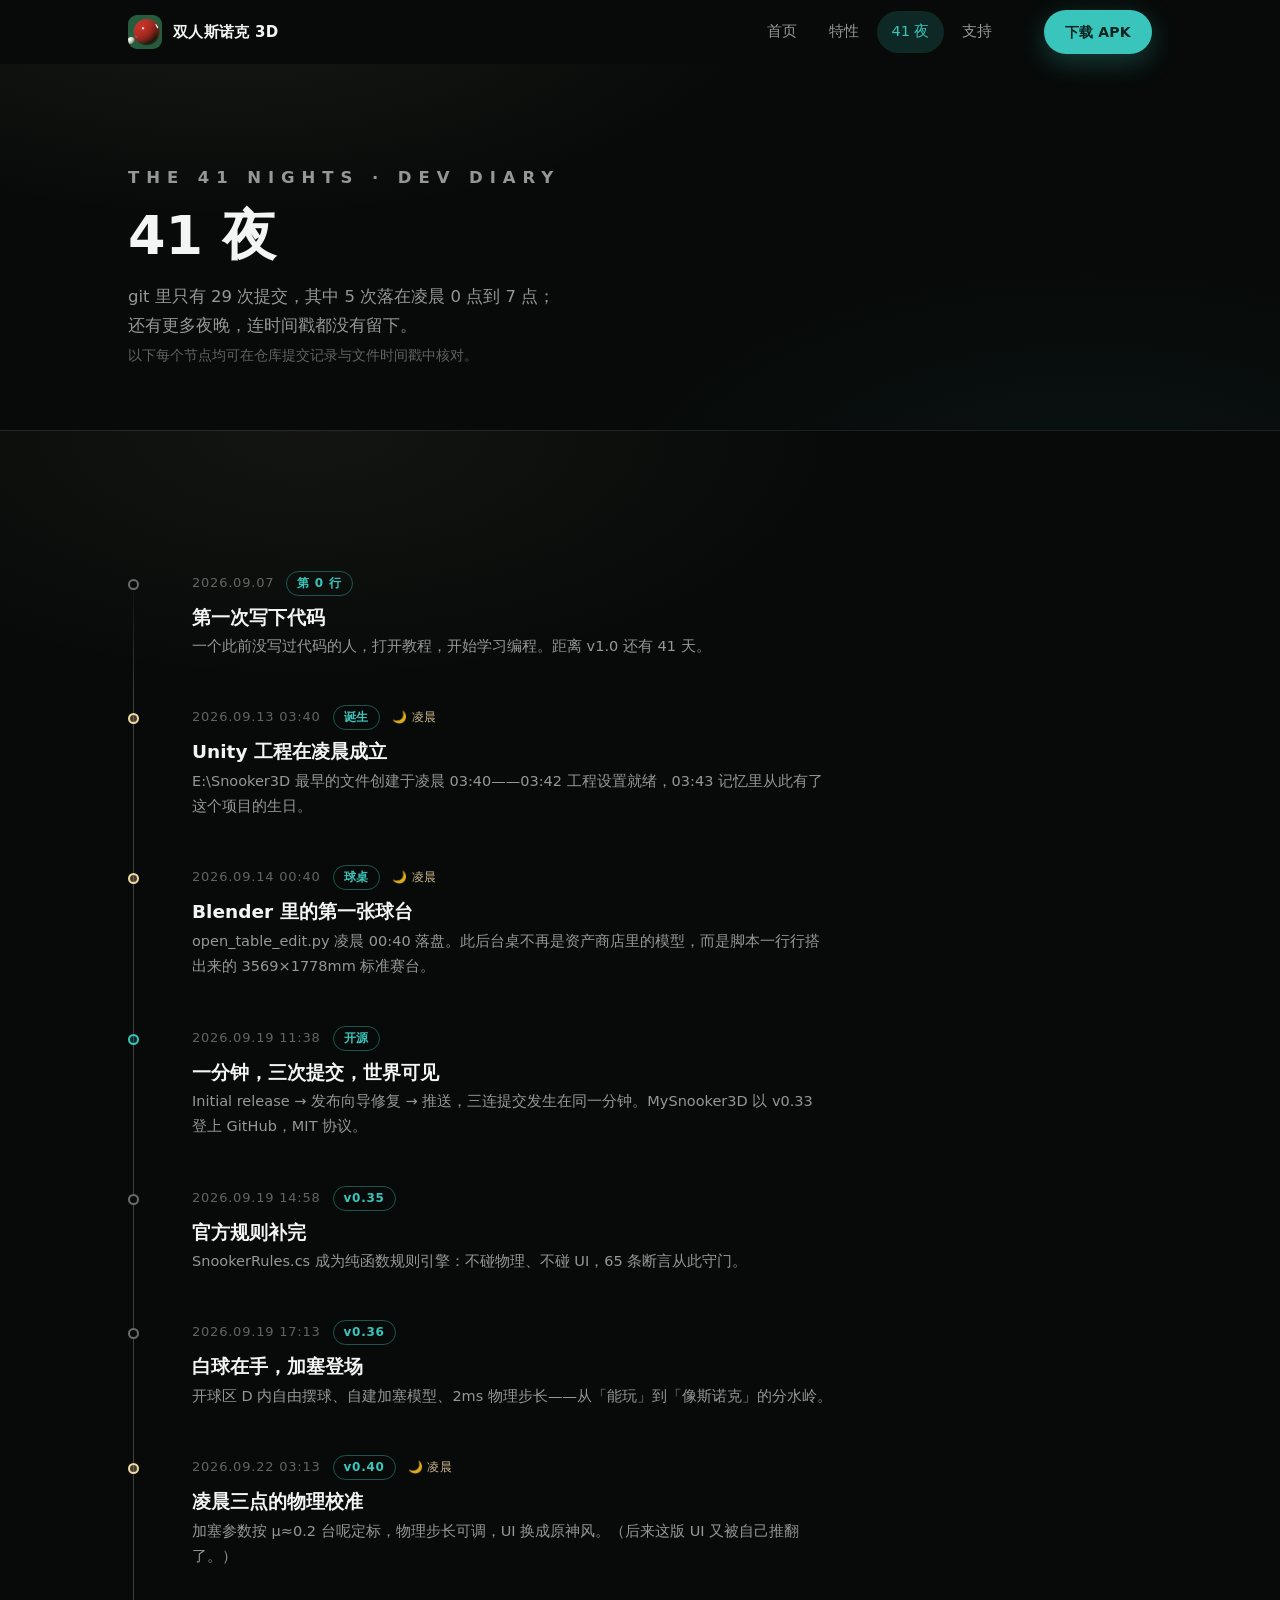
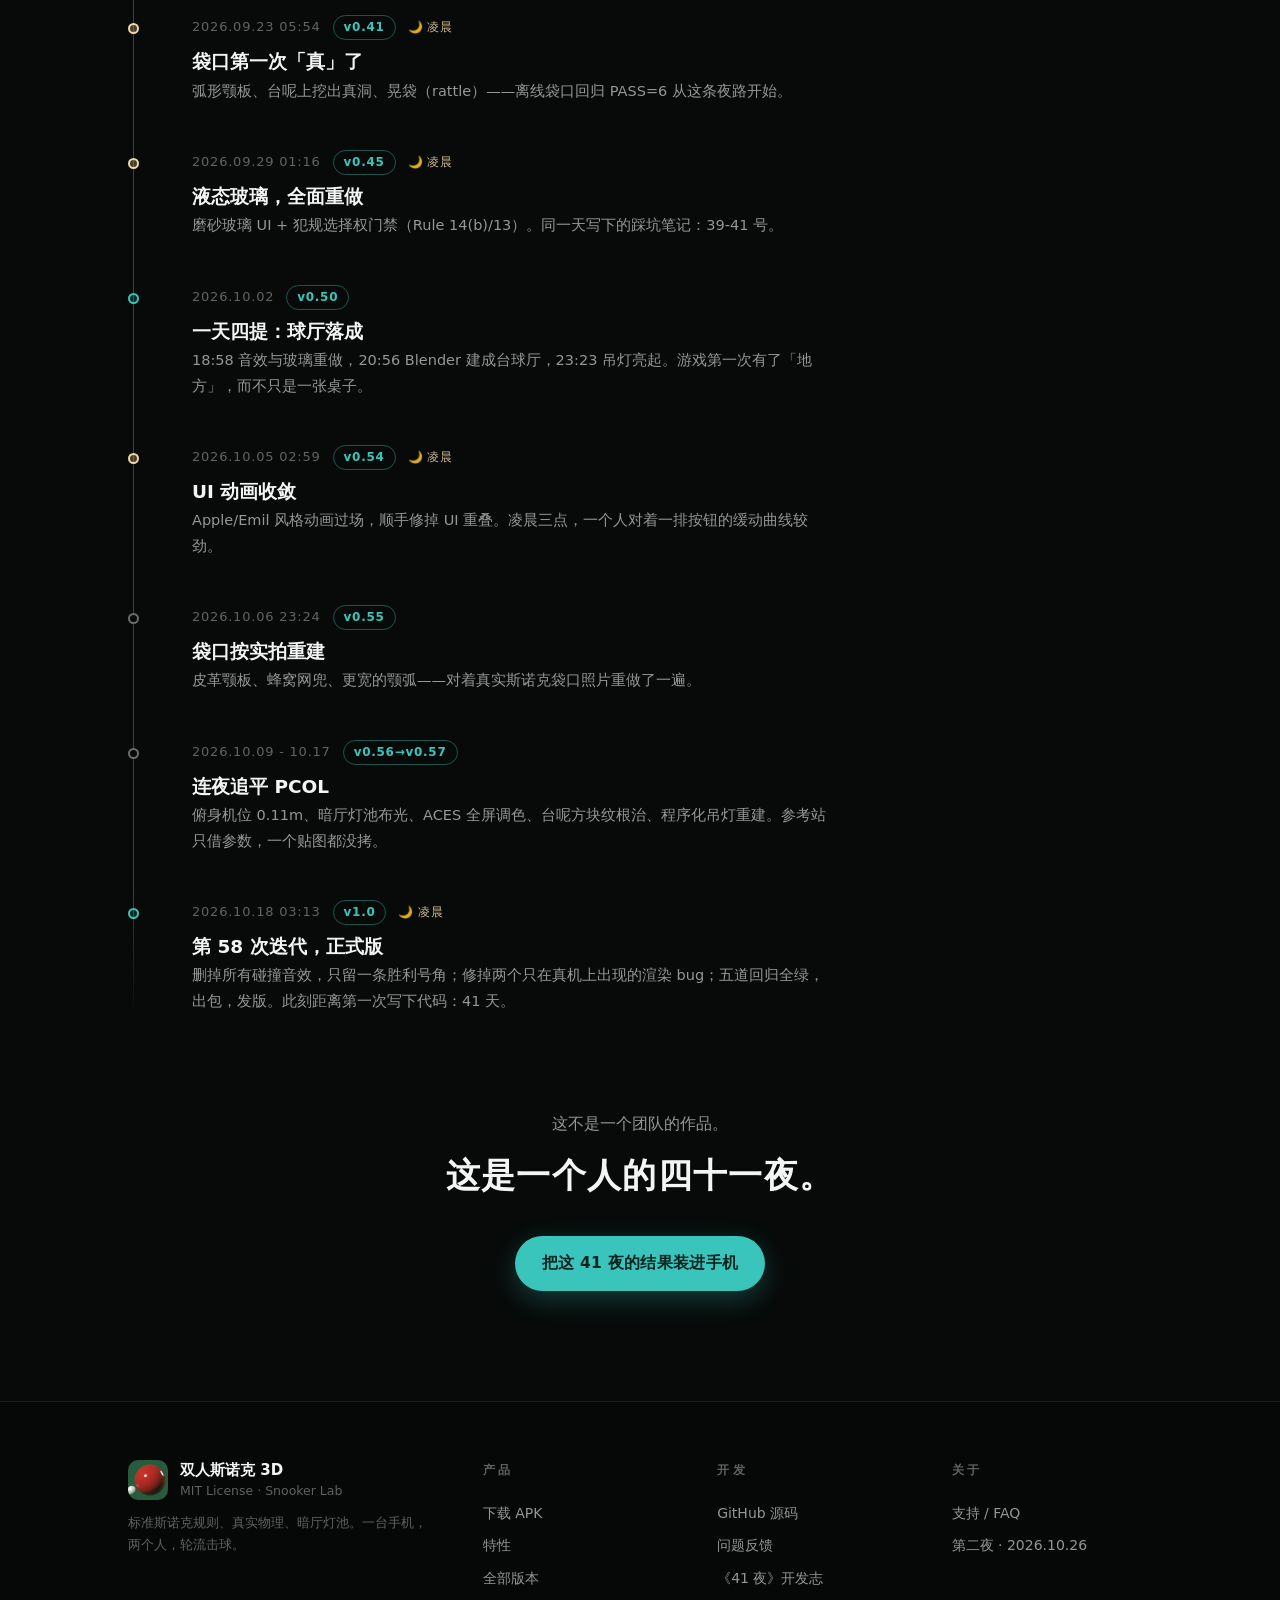
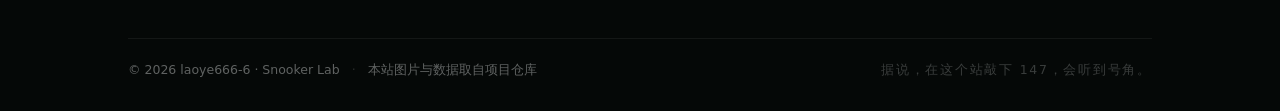
<file: nights.html>
<!DOCTYPE html>
<html lang="zh-CN">
<head>
<meta charset="UTF-8">
<meta name="viewport" content="width=device-width, initial-scale=1.0">
<title>《41 夜》开发志 · 双人斯诺克 3D</title>
<meta name="description" content="从 2026.09.07 第一行代码，到 2026.10.18 v1.0 正式版——41 个夜晚的完整开发时间线，全部来自真实提交记录与文件时间戳。">
<meta property="og:title" content="《41 夜》开发志 · 双人斯诺克 3D">
<meta property="og:description" content="git 里只有 29 次提交，其中 5 次落在凌晨。这是一个人的四十一夜。">
<meta property="og:type" content="website">
<meta property="og:image" content="assets/og.jpg">
<link rel="icon" type="image/png" href="assets/favicon.png">
<link rel="stylesheet" href="assets/css/style.css">
</head>
<body>

<nav class="nav" id="nav">
  <div class="nav-inner">
    <a class="nav-logo" href="index.html"><img src="assets/img/icon.jpg" alt="MySnooker3D"><b>双人斯诺克 3D</b></a>
    <div class="nav-links">
      <a href="index.html">首页</a>
      <a href="features.html">特性</a>
      <a href="nights.html" class="active">41 夜</a>
      <a href="support.html">支持</a>
    </div>
    <a class="btn btn-solid nav-cta" href="support.html#download">下载 APK</a>
  </div>
</nav>

<div class="page-body">
<header class="page-hero">
  <div class="wrap">
    <p class="kicker reveal">THE 41 NIGHTS · DEV DIARY</p>
    <h1 class="reveal d1">41 夜</h1>
    <p class="reveal d2">
      git 里只有 29 次提交，其中 5 次落在凌晨 0 点到 7 点；<br>
      还有更多夜晚，连时间戳都没有留下。<br>
      <span style="color:var(--ink-faint);font-size:14px">以下每个节点均可在仓库提交记录与文件时间戳中核对。</span>
    </p>
  </div>
</header>

<section class="section nights" style="padding-top:70px">
  <div class="wrap">
    <div class="timeline" id="timeline"><!-- JS 注入 --></div>

    <div class="nights-final reveal">
      <p>这不是一个团队的作品。</p>
      <p class="nights-final-big">这是一个人的四十一夜。</p>
      <p class="reveal" style="margin-top:30px">
        <a class="btn btn-solid" href="https://github.com/laoye666-6/MySnooker3D/releases/download/v1.0/Snooker3D.apk" target="_blank" rel="noopener">把这 41 夜的结果装进手机</a>
      </p>
    </div>
  </div>
</section>
</div>

<footer class="foot-v2">
  <div class="wrap">
    <div class="foot-grid">
      <div class="foot-col foot-about">
        <div class="foot-brand">
          <img src="assets/img/icon.jpg" alt="">
          <div><b>双人斯诺克 3D</b><span>MIT License · Snooker Lab</span></div>
        </div>
        <p>标准斯诺克规则、真实物理、暗厅灯池。一台手机，两个人，轮流击球。</p>
      </div>
      <div class="foot-col">
        <h4>产品</h4>
        <a href="support.html#download">下载 APK</a>
        <a href="features.html">特性</a>
        <a href="https://github.com/laoye666-6/MySnooker3D/releases" target="_blank" rel="noopener">全部版本</a>
      </div>
      <div class="foot-col">
        <h4>开发</h4>
        <a href="https://github.com/laoye666-6/MySnooker3D" target="_blank" rel="noopener">GitHub 源码</a>
        <a href="https://github.com/laoye666-6/MySnooker3D/issues" target="_blank" rel="noopener">问题反馈</a>
        <a href="nights.html">《41 夜》开发志</a>
      </div>
      <div class="foot-col">
        <h4>关于</h4>
        <a href="support.html">支持 / FAQ</a>
        <a href="nights.html">第二夜 · 2026.10.26</a>
      </div>
    </div>
    <div class="foot-base">
      <span>© 2026 laoye666-6 · Snooker Lab</span>
      <span class="sep">·</span>
      <span>本站图片与数据取自项目仓库</span>
      <span class="hint147">据说，在这个站敲下 147，会听到号角。</span>
    </div>
  </div>
</footer>

<button class="totop" id="totop" aria-label="返回顶部">
  <svg viewBox="0 0 24 24" width="20" height="20" aria-hidden="true"><path fill="none" stroke="currentColor" stroke-width="2" stroke-linecap="round" stroke-linejoin="round" d="m6 14 6-6 6 6"/></svg>
</button>

<div class="egg" id="egg" hidden>
  <div class="egg-balls" id="egg-balls"></div>
  <div class="egg-center">
    <div class="egg-count num" id="egg-count">0</div>
    <div class="egg-title">MAXIMUM&nbsp;BREAK</div>
    <div class="egg-sub">147 · 满分杆 · 一颗红球一颗黑的十五个来回</div>
    <button class="btn btn-ghost" id="egg-close" type="button">收起</button>
  </div>
</div>

<script src="assets/js/timeline.js"></script>
<script src="assets/js/horn.js"></script>
<script src="assets/js/main.js"></script>
</body>
</html>
</file>
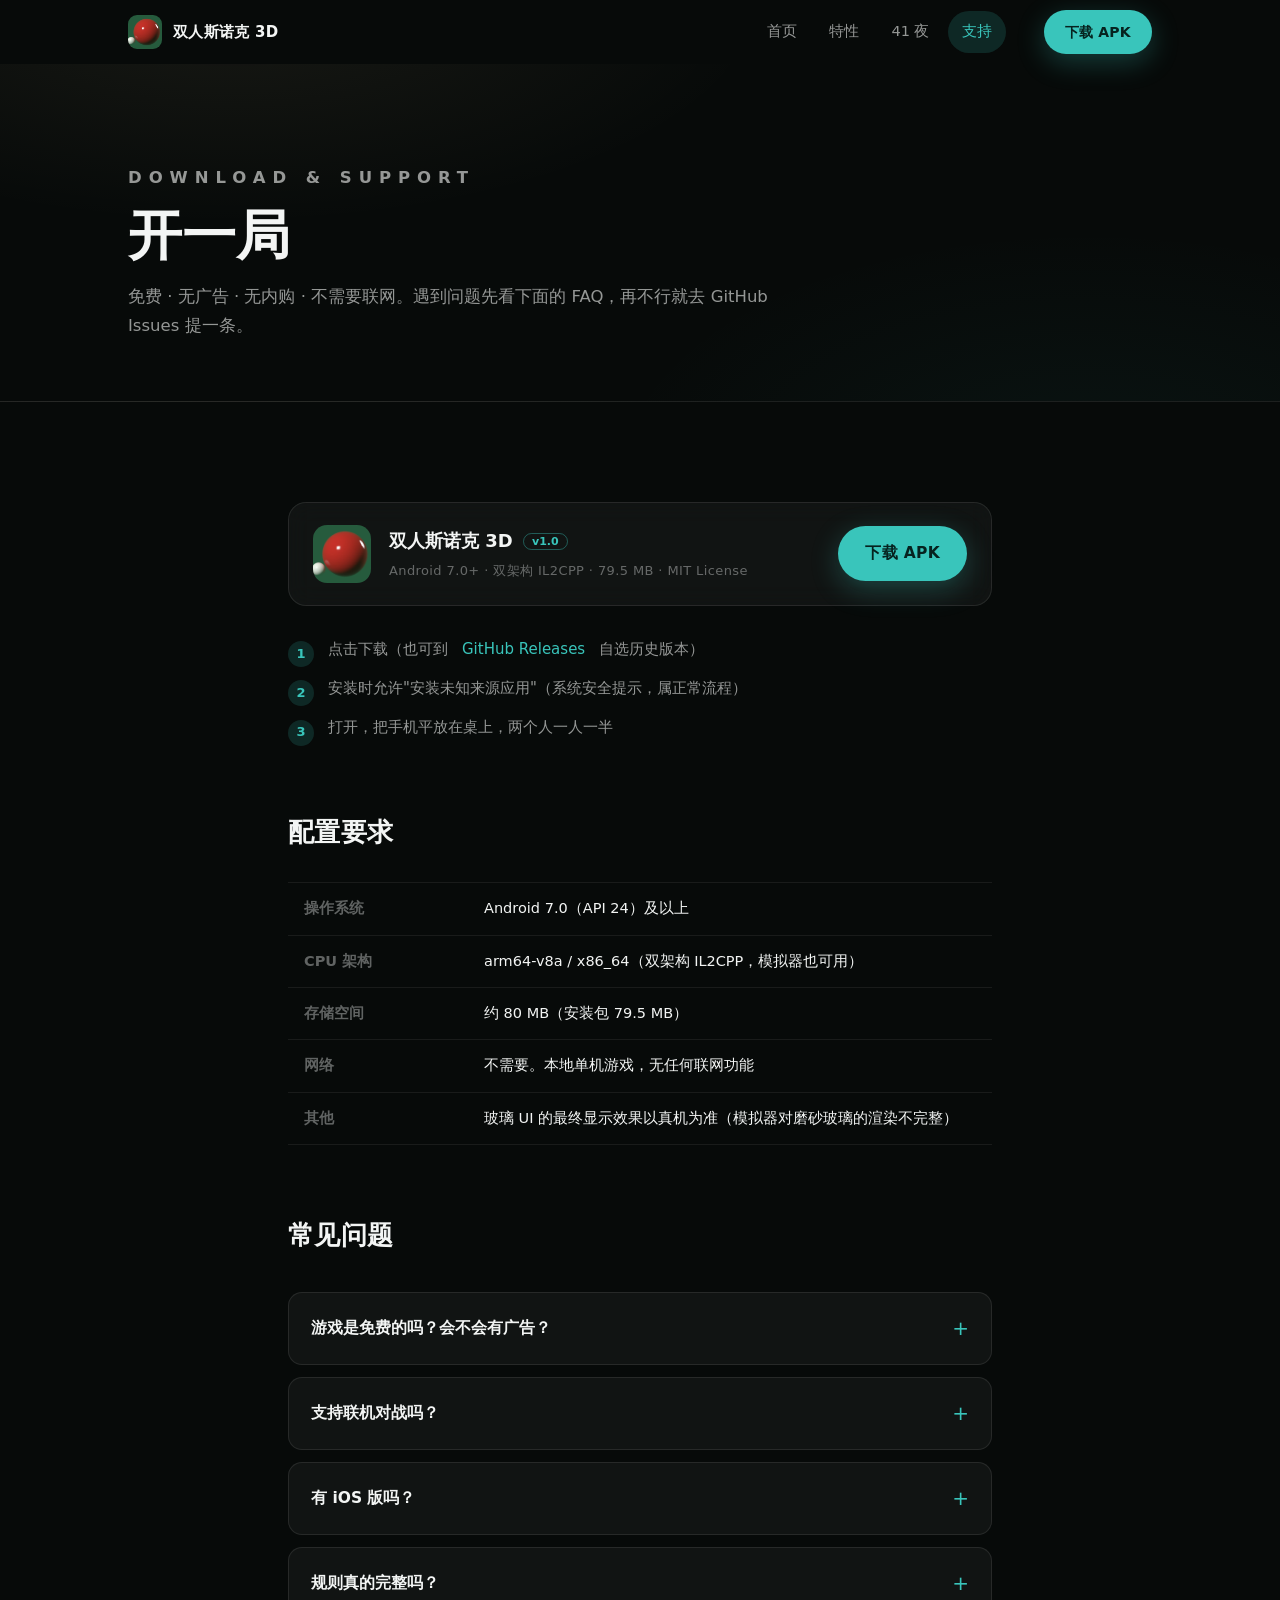
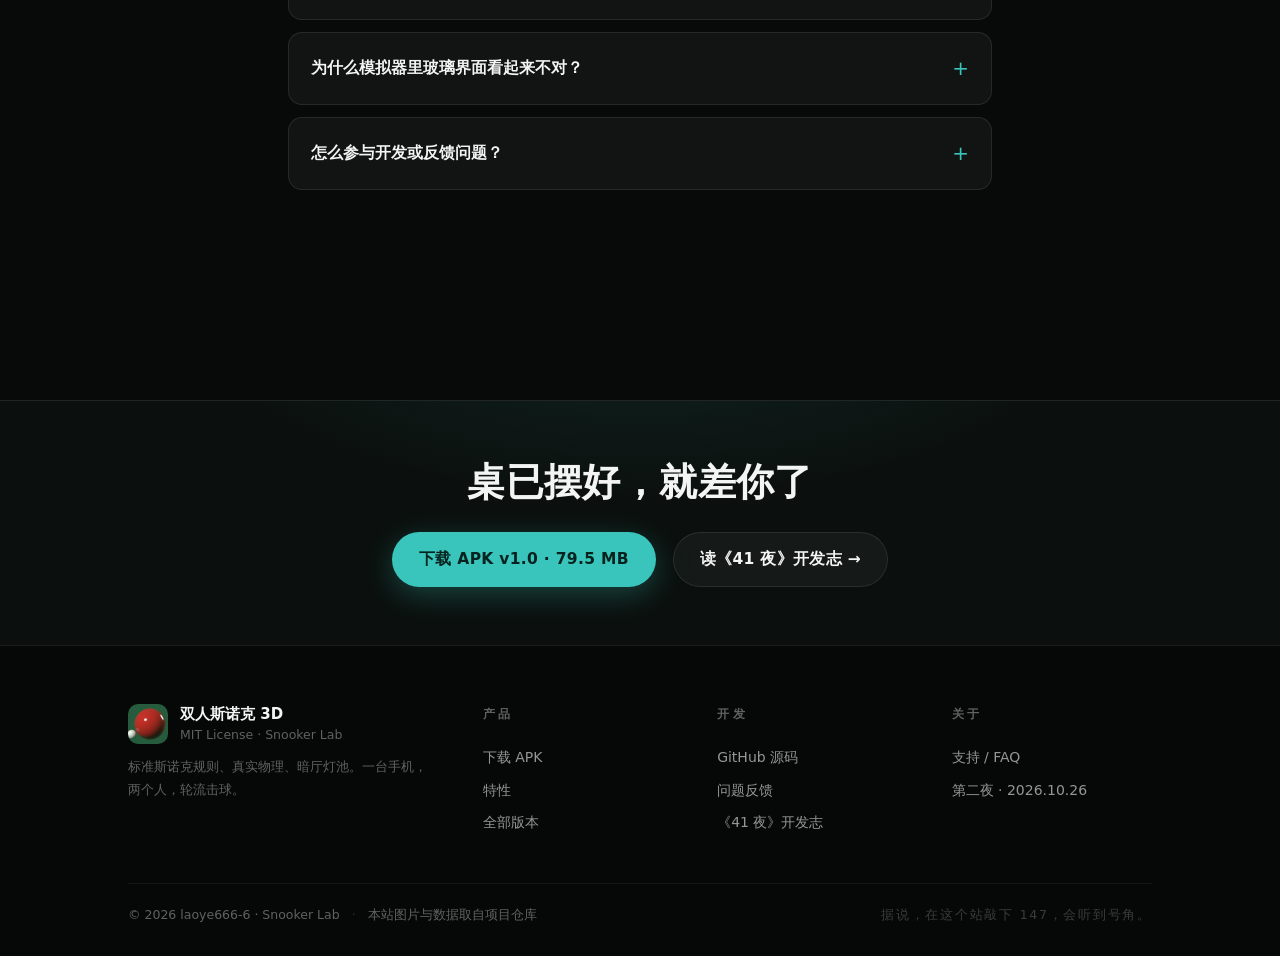
<file: support.html>
<!DOCTYPE html>
<html lang="zh-CN">
<head>
<meta charset="UTF-8">
<meta name="viewport" content="width=device-width, initial-scale=1.0">
<title>下载与支持 · 双人斯诺克 3D</title>
<meta name="description" content="下载 APK v1.0（79.5MB，Android 7.0+），安装三步走；配置要求与常见问题。免费 · 无广告 · 无需联网。">
<meta property="og:title" content="下载与支持 · 双人斯诺克 3D">
<meta property="og:description" content="APK v1.0 · Android 7.0+ · 79.5MB。安装三步走 + 常见问题。">
<meta property="og:type" content="website">
<meta property="og:image" content="assets/og.jpg">
<link rel="icon" type="image/png" href="assets/favicon.png">
<link rel="stylesheet" href="assets/css/style.css">
</head>
<body>

<nav class="nav" id="nav">
  <div class="nav-inner">
    <a class="nav-logo" href="index.html"><img src="assets/img/icon.jpg" alt="MySnooker3D"><b>双人斯诺克 3D</b></a>
    <div class="nav-links">
      <a href="index.html">首页</a>
      <a href="features.html">特性</a>
      <a href="nights.html">41 夜</a>
      <a href="support.html" class="active">支持</a>
    </div>
    <a class="btn btn-solid nav-cta" href="#download">下载 APK</a>
  </div>
</nav>

<div class="page-body">
<header class="page-hero">
  <div class="wrap">
    <p class="kicker reveal">DOWNLOAD &amp; SUPPORT</p>
    <h1 class="reveal d1">开一局</h1>
    <p class="reveal d2">免费 · 无广告 · 无内购 · 不需要联网。遇到问题先看下面的 FAQ，再不行就去 GitHub Issues 提一条。</p>
  </div>
</header>

<section class="section" id="download" style="padding-top:56px">
  <div class="wrap wrap-narrow">

    <div class="dl-card reveal">
      <img src="assets/img/icon.jpg" alt="" class="dl-icon">
      <div class="dl-main">
        <b>双人斯诺克 3D <span class="chip">v1.0</span></b>
        <span class="dl-meta">Android 7.0+ · 双架构 IL2CPP · 79.5 MB · MIT License</span>
      </div>
      <a class="btn btn-solid" href="https://github.com/laoye666-6/MySnooker3D/releases/download/v1.0/Snooker3D.apk" target="_blank" rel="noopener">下载 APK</a>
    </div>

    <ol class="dl-steps reveal d1">
      <li><b>1</b> 点击下载（也可到 <a href="https://github.com/laoye666-6/MySnooker3D/releases" target="_blank" rel="noopener">GitHub Releases</a> 自选历史版本）</li>
      <li><b>2</b> 安装时允许"安装未知来源应用"（系统安全提示，属正常流程）</li>
      <li><b>3</b> 打开，把手机平放在桌上，两个人一人一半</li>
    </ol>

    <h2 class="reveal" style="margin-top:74px;font-size:26px">配置要求</h2>
    <table class="spec-table reveal d1">
      <tr><th>操作系统</th><td>Android 7.0（API 24）及以上</td></tr>
      <tr><th>CPU 架构</th><td>arm64-v8a / x86_64（双架构 IL2CPP，模拟器也可用）</td></tr>
      <tr><th>存储空间</th><td>约 80 MB（安装包 79.5 MB）</td></tr>
      <tr><th>网络</th><td>不需要。本地单机游戏，无任何联网功能</td></tr>
      <tr><th>其他</th><td>玻璃 UI 的最终显示效果以真机为准（模拟器对磨砂玻璃的渲染不完整）</td></tr>
    </table>

    <h2 class="reveal" style="margin-top:74px;font-size:26px">常见问题</h2>
    <div class="faq reveal d1">
      <details>
        <summary>游戏是免费的吗？会不会有广告？</summary>
        <div class="faq-a">免费、无广告、无内购。项目以 <a href="https://github.com/laoye666-6/MySnooker3D" target="_blank" rel="noopener">MIT 协议开源</a>，APK 从 GitHub Releases 直接下载，没有第三方分发渠道。</div>
      </details>
      <details>
        <summary>支持联机对战吗？</summary>
        <div class="faq-a">不支持，以后也未必会加。它的设计起点就是"一台手机、两个人、同屏轮流击球"——像真的站在同一张球台两侧。</div>
      </details>
      <details>
        <summary>有 iOS 版吗？</summary>
        <div class="faq-a">目前没有。项目基于 Unity，理论上可以跨平台，但开发者只有 Android 真机与调试环境，暂无 iOS 计划。</div>
      </details>
      <details>
        <summary>规则真的完整吗？</summary>
        <div class="faq-a">WPBSA 2024-25 全量实现，含 Miss 三选一、自由球、复位选项，由 65 条纯函数断言回归保护。已知未实现：Miss 累计三次判负、自由球裁判裁量——这些在仓库文档的"诚实差距清单"里有记录。</div>
      </details>
      <details>
        <summary>为什么模拟器里玻璃界面看起来不对？</summary>
        <div class="faq-a">磨砂玻璃在部分模拟器（如 GLES3 环境）渲染不完整，这是已知限制。验收环境是编辑器 + 真机——用真机看，它是对的。</div>
      </details>
      <details>
        <summary>怎么参与开发或反馈问题？</summary>
        <div class="faq-a">源码、构建指南与踩坑文档都在 <a href="https://github.com/laoye666-6/MySnooker3D" target="_blank" rel="noopener">GitHub 仓库</a>；bug 与建议请提到 <a href="https://github.com/laoye666-6/MySnooker3D/issues" target="_blank" rel="noopener">Issues</a>。MIT 协议，欢迎 fork。</div>
      </details>
    </div>

  </div>
</section>

<div class="cta-band">
  <div class="wrap cta-band-inner">
    <h2 class="reveal">桌已摆好，就差你了</h2>
    <div class="reveal d1" style="margin-top:26px">
      <a class="btn btn-solid" href="https://github.com/laoye666-6/MySnooker3D/releases/download/v1.0/Snooker3D.apk" target="_blank" rel="noopener">下载 APK v1.0 · 79.5 MB</a>
      <a class="btn btn-ghost" href="nights.html">读《41 夜》开发志 →</a>
    </div>
  </div>
</div>
</div>

<footer class="foot-v2">
  <div class="wrap">
    <div class="foot-grid">
      <div class="foot-col foot-about">
        <div class="foot-brand">
          <img src="assets/img/icon.jpg" alt="">
          <div><b>双人斯诺克 3D</b><span>MIT License · Snooker Lab</span></div>
        </div>
        <p>标准斯诺克规则、真实物理、暗厅灯池。一台手机，两个人，轮流击球。</p>
      </div>
      <div class="foot-col">
        <h4>产品</h4>
        <a href="support.html#download">下载 APK</a>
        <a href="features.html">特性</a>
        <a href="https://github.com/laoye666-6/MySnooker3D/releases" target="_blank" rel="noopener">全部版本</a>
      </div>
      <div class="foot-col">
        <h4>开发</h4>
        <a href="https://github.com/laoye666-6/MySnooker3D" target="_blank" rel="noopener">GitHub 源码</a>
        <a href="https://github.com/laoye666-6/MySnooker3D/issues" target="_blank" rel="noopener">问题反馈</a>
        <a href="nights.html">《41 夜》开发志</a>
      </div>
      <div class="foot-col">
        <h4>关于</h4>
        <a href="support.html">支持 / FAQ</a>
        <a href="nights.html">第二夜 · 2026.10.26</a>
      </div>
    </div>
    <div class="foot-base">
      <span>© 2026 laoye666-6 · Snooker Lab</span>
      <span class="sep">·</span>
      <span>本站图片与数据取自项目仓库</span>
      <span class="hint147">据说，在这个站敲下 147，会听到号角。</span>
    </div>
  </div>
</footer>

<button class="totop" id="totop" aria-label="返回顶部">
  <svg viewBox="0 0 24 24" width="20" height="20" aria-hidden="true"><path fill="none" stroke="currentColor" stroke-width="2" stroke-linecap="round" stroke-linejoin="round" d="m6 14 6-6 6 6"/></svg>
</button>

<div class="egg" id="egg" hidden>
  <div class="egg-balls" id="egg-balls"></div>
  <div class="egg-center">
    <div class="egg-count num" id="egg-count">0</div>
    <div class="egg-title">MAXIMUM&nbsp;BREAK</div>
    <div class="egg-sub">147 · 满分杆 · 一颗红球一颗黑的十五个来回</div>
    <button class="btn btn-ghost" id="egg-close" type="button">收起</button>
  </div>
</div>

<script src="assets/js/timeline.js"></script>
<script src="assets/js/horn.js"></script>
<script src="assets/js/main.js"></script>
</body>
</html>
</file>
<file: assets/css/style.css>
/* ═══════════════════════════════════════════════════════
   双人斯诺克 3D · 官网
   视觉语言：暗厅亮桌（游戏 v0.56 的布光语言）+ 液态玻璃（v0.45 的 UI 语言）
   唯一强调色：#39C5BB
   ═══════════════════════════════════════════════════════ */

:root {
  --bg: #070a09;
  --bg2: #0b100e;
  --cloth: #0d3b2b;
  --ink: #f3f5f4;
  --ink-dim: rgba(243, 245, 244, .60);
  --ink-faint: rgba(243, 245, 244, .38);
  --accent: #39c5bb;
  --accent-dim: rgba(57, 197, 187, .16);
  --lamp: #f2d9a4;
  --line: rgba(255, 255, 255, .09);
  --glass: rgba(255, 255, 255, .045);
  --radius: 18px;
  --font: "HarmonyOS Sans SC", "MiSans", "Source Han Sans SC", "Noto Sans CJK SC",
          "Microsoft YaHei UI", "Microsoft YaHei", "PingFang SC", system-ui, -apple-system, sans-serif;
}

* { margin: 0; padding: 0; box-sizing: border-box; }
[hidden] { display: none !important; }
html { scroll-behavior: smooth; }
body {
  background: var(--bg);
  color: var(--ink);
  font-family: var(--font);
  font-size: 16px;
  line-height: 1.75;
  -webkit-font-smoothing: antialiased;
  overflow-x: hidden;
}
::selection { background: var(--accent-dim); color: var(--accent); }
img { display: block; max-width: 100%; color: transparent; }
a { color: var(--accent); text-decoration: none; }
a:hover { text-decoration: underline; text-underline-offset: 4px; }

.num { font-variant-numeric: tabular-nums; }
.wrap { max-width: 1080px; margin: 0 auto; padding: 0 28px; }
.wrap-narrow { max-width: 760px; }

.section { padding: 110px 0; position: relative; }
.section.alt {
  background:
    radial-gradient(1200px 500px at 70% -10%, rgba(57,197,187,.05), transparent 60%),
    var(--bg2);
  border-top: 1px solid var(--line);
  border-bottom: 1px solid var(--line);
}

.kicker {
  font-size: 12px; letter-spacing: .42em; color: var(--accent);
  text-transform: uppercase; margin-bottom: 14px; font-weight: 600;
}
h2 { font-size: clamp(30px, 4.6vw, 44px); font-weight: 700; line-height: 1.25; letter-spacing: .01em; }
h2 b { color: var(--accent); font-weight: 700; }

/* ── 按钮 ─────────────────────────────── */
.btn {
  display: inline-flex; align-items: center; gap: 9px;
  padding: 13px 26px; border-radius: 999px;
  font-size: 15.5px; font-weight: 600; letter-spacing: .02em;
  border: 1px solid transparent; cursor: pointer;
  transition: transform .18s ease, background .18s ease, border-color .18s ease, box-shadow .18s ease;
  font-family: inherit; text-decoration: none;
}
.btn:hover { text-decoration: none; transform: translateY(-2px); }
.btn:active { transform: translateY(0); }
.btn-solid {
  background: var(--accent); color: #06231f;
  box-shadow: 0 8px 28px rgba(57,197,187,.28);
}
.btn-solid:hover { box-shadow: 0 10px 34px rgba(57,197,187,.4); }
.btn-ghost {
  background: var(--glass); color: var(--ink);
  border-color: var(--line);
  backdrop-filter: blur(10px); -webkit-backdrop-filter: blur(10px);
}
.btn-ghost:hover { border-color: rgba(255,255,255,.22); background: rgba(255,255,255,.08); }
.btn-dim { opacity: .62; font-weight: 500; font-size: 13px; }

/* ── HERO ─────────────────────────────── */
.hero {
  min-height: 100svh; position: relative;
  display: flex; flex-direction: column; justify-content: center;
  overflow: hidden;
}
.hero-bg {
  position: absolute; inset: 0;
  background: url("../img/hero.jpg") center 30% / cover no-repeat;
  filter: saturate(1.04);
  transform: scale(1.04);
  animation: heroDrift 26s ease-in-out infinite alternate;
}
@keyframes heroDrift {
  from { transform: scale(1.04) translateY(0); }
  to   { transform: scale(1.10) translateY(-14px); }
}
.hero-veil {
  position: absolute; inset: 0;
  background:
    linear-gradient(180deg, rgba(7,10,9,.56) 0%, rgba(7,10,9,.26) 32%, rgba(7,10,9,.62) 74%, var(--bg) 100%),
    radial-gradient(1100px 620px at 30% 8%, rgba(242,217,164,.10), transparent 55%);
}
.hero-lamp {
  position: absolute; top: -140px; left: 50%; transform: translateX(-58%);
  width: 720px; height: 380px; pointer-events: none;
  background: radial-gradient(closest-side, rgba(242,217,164,.14), transparent 70%);
  filter: blur(6px);
}
.hero-inner {
  position: relative; z-index: 1;
  max-width: 1080px; width: 100%; margin: 0 auto; padding: 76px 28px 40px;
}
.hero-brand { display: flex; align-items: center; gap: 14px; margin-bottom: 30px; }
.brand-icon { width: 52px; height: 52px; border-radius: 14px; box-shadow: 0 6px 24px rgba(0,0,0,.5); }
.brand-text { display: flex; flex-direction: column; line-height: 1.4; }
.brand-name { font-size: 13px; letter-spacing: .38em; color: var(--ink-dim); font-weight: 600; }
.brand-ver { font-size: 12px; color: var(--accent); letter-spacing: .12em; }

.hero-title {
  font-size: clamp(46px, 8.4vw, 92px);
  font-weight: 700; line-height: 1.08; letter-spacing: .015em;
  text-shadow: 0 4px 40px rgba(0,0,0,.55);
}
.hero-title .thin { font-weight: 200; opacity: .9; margin-left: .18em; }
.hero-sub { margin-top: 18px; font-size: clamp(15px, 2vw, 18px); color: var(--ink-dim); letter-spacing: .06em; }
.hero-story { margin-top: 24px; font-size: clamp(16px, 2.2vw, 19px); color: var(--ink); }
.hero-story .num { color: var(--accent); font-weight: 700; font-size: 1.25em; }

.hero-cta { display: flex; flex-wrap: wrap; gap: 14px; margin-top: 28px; }

.hero-stats {
  display: flex; flex-wrap: wrap; gap: 34px;
  margin-top: 38px; padding-top: 24px;
  border-top: 1px solid rgba(255,255,255,.14);
  max-width: 640px;
}
.hero-stats > div { display: flex; flex-direction: column; }
.hero-stats dt { font-size: 26px; font-weight: 700; color: var(--ink); line-height: 1.2; }
.hero-stats dd { font-size: 12.5px; color: var(--ink-faint); letter-spacing: .1em; }

.scroll-cue {
  position: absolute; left: 50%; bottom: 22px; transform: translateX(-50%);
  color: var(--ink-faint); z-index: 1;
  animation: cueBob 2.2s ease-in-out infinite;
}
.scroll-cue:hover { color: var(--accent); }
@keyframes cueBob { 0%,100% { transform: translate(-50%,0); } 50% { transform: translate(-50%,7px); } }

/* ── 预告片舞台 ───────────────────────── */
.stage-outer { margin-top: 46px; }
.stage {
  position: relative; aspect-ratio: 16 / 9;
  border-radius: var(--radius); overflow: hidden;
  border: 1px solid var(--line);
  background: #000;
  box-shadow: 0 30px 80px rgba(0,0,0,.55), 0 0 0 1px rgba(255,255,255,.02) inset;
}
.stage-poster { position: absolute; inset: 0; }
.stage-poster img { width: 100%; height: 100%; object-fit: cover; opacity: .82; }
.stage-play {
  position: absolute; left: 50%; top: 50%; transform: translate(-50%,-50%);
  width: 92px; height: 92px; border-radius: 50%;
  border: 1px solid rgba(255,255,255,.25);
  background: rgba(7,10,9,.5); color: var(--ink);
  backdrop-filter: blur(8px); -webkit-backdrop-filter: blur(8px);
  cursor: pointer; display: grid; place-items: center;
  transition: transform .2s ease, background .2s ease, border-color .2s ease;
}
.stage-play svg { margin-left: 5px; }
.stage-play:hover { transform: translate(-50%,-50%) scale(1.07); border-color: var(--accent); color: var(--accent); }
.stage-dur {
  position: absolute; right: 14px; bottom: 12px;
  font-size: 12px; color: var(--ink-dim);
  background: rgba(0,0,0,.55); padding: 3px 10px; border-radius: 999px;
  letter-spacing: .08em;
}
.stage-screen { position: absolute; inset: 0; background: #000; }
.frame { position: absolute; inset: 0; overflow: hidden; }
.frame img {
  position: absolute; inset: 0; width: 100%; height: 100%;
  object-fit: cover; opacity: 0;
  transition: opacity 1.1s ease;
}
.frame img.on { opacity: 1; }
.frame img.kb { animation: kenburns 7s ease-out forwards; }
@keyframes kenburns {
  from { transform: scale(1.0); }
  to   { transform: scale(1.09); }
}
.frame-cap {
  position: absolute; left: 34px; bottom: 44px; right: 34px; z-index: 3;
  display: flex; flex-direction: column; gap: 4px;
  text-shadow: 0 2px 18px rgba(0,0,0,.8);
  opacity: 0; transform: translateY(12px);
  transition: opacity .7s ease, transform .7s ease;
}
.frame-cap.on { opacity: 1; transform: translateY(0); }
#frame-kicker { font-size: 11.5px; letter-spacing: .34em; color: var(--accent); font-weight: 600; }
#frame-title { font-size: clamp(20px, 3.4vw, 34px); font-weight: 700; line-height: 1.3; }
.stage-bar {
  position: absolute; left: 34px; right: 34px; bottom: 26px; height: 2px;
  background: rgba(255,255,255,.16); border-radius: 2px; z-index: 3;
}
.stage-bar i { display: block; height: 100%; width: 0; background: var(--accent); border-radius: 2px; }
.stage-skip {
  position: absolute; right: 18px; top: 16px; z-index: 4;
  background: rgba(0,0,0,.5); color: var(--ink-dim);
  border: 1px solid rgba(255,255,255,.16); border-radius: 999px;
  padding: 6px 16px; font-size: 13px; cursor: pointer; font-family: inherit;
}
.stage-skip:hover { color: var(--ink); border-color: rgba(255,255,255,.3); }

/* ── 特性 bento ───────────────────────── */
.bento {
  display: grid; grid-template-columns: repeat(3, 1fr);
  gap: 22px; margin-top: 54px;
}
.card {
  background: var(--glass);
  border: 1px solid var(--line);
  border-radius: var(--radius);
  overflow: hidden;
  backdrop-filter: blur(12px); -webkit-backdrop-filter: blur(12px);
  transition: transform .25s ease, border-color .25s ease, box-shadow .25s ease;
}
.card:hover {
  transform: translateY(-4px);
  border-color: rgba(57,197,187,.35);
  box-shadow: 0 18px 50px rgba(0,0,0,.45);
}
.card-img { aspect-ratio: 840 / 517; overflow: hidden; }
.card-img img { width: 100%; height: 100%; object-fit: cover; transition: transform .5s ease; }
.card:hover .card-img img { transform: scale(1.045); }
.card h3 { font-size: 19px; font-weight: 700; padding: 20px 22px 0; }
.card p { padding: 8px 22px 24px; color: var(--ink-dim); font-size: 14.5px; }

/* ── 41 夜时间线 ─────────────────────── */
.nights {
  background:
    radial-gradient(900px 420px at 24% 0%, rgba(242,217,164,.05), transparent 60%),
    var(--bg);
}
.nights-lede { color: var(--ink-dim); margin-top: 16px; }

.timeline { position: relative; margin-top: 70px; padding-left: 30px; }
.timeline::before {
  content: ""; position: absolute; left: 5px; top: 6px; bottom: 6px;
  width: 1px;
  background: linear-gradient(180deg, transparent, rgba(255,255,255,.22) 6%, rgba(255,255,255,.22) 94%, transparent);
}
.tl-item { position: relative; padding: 0 0 46px 34px; }
.tl-item:last-child { padding-bottom: 6px; }
.tl-dot {
  position: absolute; left: -30px; top: 8px;
  width: 11px; height: 11px; border-radius: 50%;
  background: var(--bg); border: 2px solid rgba(255,255,255,.4);
}
.tl-item.night .tl-dot { border-color: var(--lamp); background: rgba(242,217,164,.25); }
.tl-item.major .tl-dot { border-color: var(--accent); background: var(--accent-dim); }
.tl-head { display: flex; align-items: baseline; flex-wrap: wrap; gap: 12px; }
.tl-date { font-size: 13px; color: var(--ink-faint); letter-spacing: .06em; font-variant-numeric: tabular-nums; }
.tl-ver {
  font-size: 12px; font-weight: 700; letter-spacing: .06em;
  color: var(--accent); border: 1px solid rgba(57,197,187,.4);
  padding: 1px 10px; border-radius: 999px;
}
.tl-moon { font-size: 12px; color: var(--lamp); letter-spacing: .04em; opacity: .85; }
.tl-title { font-size: 18.5px; font-weight: 700; margin-top: 6px; }
.tl-desc { color: var(--ink-dim); font-size: 14.5px; max-width: 640px; }

.nights-final {
  margin-top: 90px; text-align: center; color: var(--ink-dim);
}
.nights-final-big {
  font-size: clamp(24px, 4vw, 34px); font-weight: 700; color: var(--ink);
  margin-top: 8px; letter-spacing: .04em;
}

/* ── 技术管线 ─────────────────────────── */
.pipe {
  list-style: none; display: grid;
  grid-template-columns: repeat(6, 1fr); gap: 12px;
  margin-top: 50px; counter-reset: step;
}
.pipe li {
  position: relative; background: var(--glass);
  border: 1px solid var(--line); border-radius: 14px;
  padding: 18px 14px 16px; text-align: center;
}
.pipe b { display: block; font-size: 15.5px; margin-bottom: 8px; color: var(--ink); }
.pipe span { font-size: 12px; color: var(--ink-faint); line-height: 1.6; display: block; }
.pipe li:not(:last-child)::after {
  content: ""; position: absolute; right: -9px; top: 50%; transform: translateY(-50%);
  border: 4px solid transparent; border-left-color: rgba(255,255,255,.3);
}
.tech-notes { display: grid; grid-template-columns: repeat(3, 1fr); gap: 14px; margin-top: 34px; }
.note {
  background: var(--glass); border: 1px solid var(--line); border-radius: 14px;
  padding: 22px 20px;
}
.note b { font-size: 30px; font-weight: 700; color: var(--accent); display: block; line-height: 1.2; }
.note span { font-size: 13px; color: var(--ink-faint); }

/* ── 下载 ─────────────────────────────── */
.dl-card {
  display: flex; align-items: center; gap: 18px; flex-wrap: wrap;
  background: var(--glass); border: 1px solid var(--line);
  border-radius: var(--radius); padding: 22px 24px;
  margin-top: 44px;
  backdrop-filter: blur(12px); -webkit-backdrop-filter: blur(12px);
}
.dl-icon { width: 58px; height: 58px; border-radius: 14px; }
.dl-main { flex: 1 1 220px; display: flex; flex-direction: column; gap: 3px; }
.dl-main b { font-size: 18px; }
.dl-meta { font-size: 13px; color: var(--ink-faint); letter-spacing: .03em; }
.chip {
  font-size: 11px; font-weight: 700; color: var(--accent);
  border: 1px solid rgba(57,197,187,.4); border-radius: 999px;
  padding: 1px 8px; vertical-align: 2px; margin-left: 4px;
}
.dl-steps { list-style: none; margin-top: 30px; display: flex; flex-direction: column; gap: 12px; }
.dl-steps li { display: flex; gap: 14px; align-items: baseline; color: var(--ink-dim); font-size: 15px; }
.dl-steps b {
  flex: none; width: 26px; height: 26px; border-radius: 50%;
  display: inline-grid; place-items: center;
  background: var(--accent-dim); color: var(--accent);
  font-size: 13px; transform: translateY(4px);
}
.dl-fine { margin-top: 30px; font-size: 14px; color: var(--ink-faint); }

/* ── FOOTER ──────────────────────────── */
.foot { border-top: 1px solid var(--line); padding: 44px 0 30px; background: var(--bg2); }
.foot-row { display: flex; align-items: center; gap: 26px; flex-wrap: wrap; }
.foot-brand { display: flex; align-items: center; gap: 12px; flex: 1 1 240px; }
.foot-brand img { width: 40px; height: 40px; border-radius: 10px; }
.foot-brand div { display: flex; flex-direction: column; line-height: 1.45; }
.foot-brand b { font-size: 15px; }
.foot-brand span { font-size: 12.5px; color: var(--ink-faint); }
.foot-mid { display: flex; gap: 22px; }
.foot-mid a { color: var(--ink-dim); font-size: 14px; }
.foot-mid a:hover { color: var(--accent); }
.foot-night { font-size: 13px; color: var(--ink-faint); margin-left: auto; }
.foot-hint {
  text-align: center; margin-top: 34px;
  font-size: 12.5px; color: rgba(243,245,244,.22); letter-spacing: .14em;
}

/* ── 147 彩蛋 ─────────────────────────── */
.egg {
  position: fixed; inset: 0; z-index: 90;
  background: rgba(4, 6, 5, .96);
  display: grid; place-items: center; overflow: hidden;
}
.egg-center { position: relative; z-index: 2; text-align: center; padding: 24px; }
.egg-count {
  font-size: clamp(90px, 18vw, 170px); font-weight: 200; line-height: 1;
  color: var(--accent); text-shadow: 0 0 60px rgba(57,197,187,.4);
  font-variant-numeric: tabular-nums;
}
.egg-title { font-size: clamp(18px, 3vw, 26px); letter-spacing: .5em; margin-top: 12px; font-weight: 700; }
.egg-sub { color: var(--ink-faint); font-size: 14px; margin-top: 10px; letter-spacing: .08em; }
.egg-center .btn { margin-top: 34px; }
.egg-balls { position: absolute; inset: 0; pointer-events: none; }
.egg-ball {
  position: absolute; top: -40px; border-radius: 50%;
  background: radial-gradient(circle at 34% 30%, #ff7b74 0%, #c62a22 55%, #5c0d09 100%);
  box-shadow: 0 6px 14px rgba(0,0,0,.5), inset -4px -6px 12px rgba(0,0,0,.35);
  animation: fall linear forwards;
}
.egg-ball.other { background: radial-gradient(circle at 34% 30%, #fff 0%, var(--bc,#888) 60%, rgba(0,0,0,.6) 100%); }
@keyframes fall {
  to { transform: translateY(115vh) rotate(var(--r, 220deg)); }
}

/* ── 入场动画 ─────────────────────────── */
.reveal { opacity: 0; transform: translateY(22px); transition: opacity .8s ease, transform .8s ease; }
.reveal.d1 { transition-delay: .1s; }
.reveal.d2 { transition-delay: .2s; }
.reveal.d3 { transition-delay: .3s; }
.reveal.d4 { transition-delay: .42s; }
.reveal.d5 { transition-delay: .54s; }
.reveal.in { opacity: 1; transform: none; }

@media (prefers-reduced-motion: reduce) {
  html { scroll-behavior: auto; }
  .hero-bg { animation: none; }
  .scroll-cue { animation: none; }
  .reveal { opacity: 1; transform: none; transition: none; }
  .frame img.kb { animation: none; }
}

/* ── 响应式 ───────────────────────────── */
@media (max-width: 900px) {
  .bento { grid-template-columns: repeat(2, 1fr); }
  .pipe { grid-template-columns: repeat(3, 1fr); }
  .pipe li:not(:last-child)::after { display: none; }
  .tech-notes { grid-template-columns: 1fr; }
}
@media (max-width: 600px) {
  .section { padding: 76px 0; }
  .wrap { padding: 0 20px; }
  .bento { grid-template-columns: 1fr; }
  .pipe { grid-template-columns: repeat(2, 1fr); }
  .hero { justify-content: flex-start; }
  .hero-inner { padding-top: 64px; padding-bottom: 48px; }
  .hero-brand { margin-bottom: 28px; }
  .hero-story { margin-top: 24px; }
  .hero-cta { margin-top: 28px; }
  .hero-stats { margin-top: 40px; gap: 20px; }
  .hero-stats dt { font-size: 20px; }
  .hero-stats { max-width: none; }
  .frame-cap { left: 20px; bottom: 40px; right: 20px; }
  .stage-bar { left: 20px; right: 20px; }
  .foot-night { margin-left: 0; }
  .btn { padding: 12px 20px; font-size: 14.5px; }
}

/* ═══════════════════════════════════════════════════════
   v2 官网化：导航栏 / 内页横幅 / 媒体画廊 / 新闻 / 页脚 / 支持
   ═══════════════════════════════════════════════════════ */

/* ── 导航栏 ─────────────────────────── */
.nav {
  position: fixed; top: 0; left: 0; right: 0; z-index: 50;
  transition: background .3s ease, border-color .3s ease, backdrop-filter .3s ease;
  border-bottom: 1px solid transparent;
}
.nav.scrolled {
  background: rgba(7, 10, 9, .78);
  border-bottom-color: var(--line);
  backdrop-filter: blur(14px) saturate(1.2);
  -webkit-backdrop-filter: blur(14px) saturate(1.2);
}
.nav-inner {
  max-width: 1080px; margin: 0 auto; padding: 0 28px;
  height: 64px; display: flex; align-items: center; gap: 30px;
}
.nav-logo { display: flex; align-items: center; gap: 11px; text-decoration: none; }
.nav-logo img { width: 34px; height: 34px; border-radius: 9px; }
.nav-logo b { font-size: 15px; letter-spacing: .02em; color: var(--ink); font-weight: 700; }
.nav-logo b:hover { text-decoration: none; }
.nav-links { display: flex; gap: 4px; margin-left: auto; }
.nav-links a {
  color: var(--ink-dim); font-size: 14.5px; padding: 8px 14px; border-radius: 999px;
  text-decoration: none; transition: color .18s, background .18s;
}
.nav-links a:hover { color: var(--ink); background: rgba(255,255,255,.06); text-decoration: none; }
.nav-links a.active { color: var(--accent); background: var(--accent-dim); }
.nav-cta { margin-left: 8px; padding: 9px 20px; font-size: 14px; }

/* 内页顶部留白 */
.page-body { padding-top: 64px; }

/* ── 内页横幅 ───────────────────────── */
.page-hero {
  padding: 84px 0 60px; text-align: left;
  border-bottom: 1px solid var(--line);
  background:
    radial-gradient(900px 380px at 18% -20%, rgba(242,217,164,.07), transparent 60%),
    radial-gradient(800px 400px at 85% 120%, rgba(57,197,187,.05), transparent 60%);
}
.page-hero .kicker { margin-bottom: 12px; }
.page-hero h1 { font-size: clamp(34px, 5.4vw, 54px); font-weight: 700; line-height: 1.15; }
.page-hero p { margin-top: 16px; color: var(--ink-dim); max-width: 640px; font-size: 16.5px; }

/* ── 平台徽章行 ─────────────────────── */
.badges { display: flex; flex-wrap: wrap; gap: 10px; margin-top: 20px; }
.badge {
  display: inline-flex; align-items: center; gap: 8px;
  font-size: 12.5px; color: var(--ink-dim);
  border: 1px solid var(--line); border-radius: 999px;
  padding: 6px 14px; background: rgba(255,255,255,.03);
  letter-spacing: .04em;
}
.badge svg { color: var(--accent); flex: none; }

/* ── 媒体画廊 ───────────────────────── */
.gallery {
  display: grid; grid-template-columns: repeat(4, 1fr);
  gap: 14px; margin-top: 44px;
}
.shot {
  position: relative; border-radius: 14px; overflow: hidden;
  border: 1px solid var(--line); cursor: zoom-in;
  aspect-ratio: 16 / 10; background: #000;
}
.shot img { width: 100%; height: 100%; object-fit: cover; transition: transform .45s ease, opacity .3s; }
.shot:hover img { transform: scale(1.05); }
.shot span {
  position: absolute; left: 10px; bottom: 8px; right: 10px;
  font-size: 12px; color: var(--ink); text-shadow: 0 1px 8px rgba(0,0,0,.9);
  opacity: 0; transition: opacity .25s;
}
.shot:hover span { opacity: 1; }
.lightbox {
  position: fixed; inset: 0; z-index: 80;
  background: rgba(4, 6, 5, .94);
  display: grid; place-items: center; padding: 4vh 4vw;
  cursor: zoom-out;
}
.lightbox img {
  max-width: 100%; max-height: 100%;
  border-radius: 10px; box-shadow: 0 30px 90px rgba(0,0,0,.7);
}
.lightbox-cap { position: fixed; left: 50%; bottom: 26px; transform: translateX(-50%); color: var(--ink-dim); font-size: 13.5px; }

/* ── 新闻 / 版本动态 ────────────────── */
.news { display: grid; grid-template-columns: repeat(2, 1fr); gap: 16px; margin-top: 44px; }
.news-card {
  display: block; background: var(--glass); border: 1px solid var(--line);
  border-radius: var(--radius); padding: 22px 24px;
  transition: transform .22s ease, border-color .22s ease;
  color: inherit;
}
.news-card:hover {
  transform: translateY(-3px); border-color: rgba(57,197,187,.35); text-decoration: none;
}
.news-head { display: flex; align-items: center; gap: 12px; margin-bottom: 8px; }
.news-tag {
  font-size: 11.5px; font-weight: 700; color: var(--accent);
  border: 1px solid rgba(57,197,187,.4); border-radius: 999px; padding: 1px 10px;
  letter-spacing: .06em; flex: none;
}
.news-tag.latest { background: var(--accent); color: #06231f; border-color: transparent; }
.news-date { font-size: 12.5px; color: var(--ink-faint); margin-left: auto; font-variant-numeric: tabular-nums; }
.news-card h3 { font-size: 17px; font-weight: 700; margin-bottom: 6px; }
.news-card p { font-size: 14px; color: var(--ink-dim); }
.news-more { margin-top: 26px; text-align: right; }

/* ── CTA 横带 ───────────────────────── */
.cta-band {
  margin: 100px 0 0; padding: 58px 0;
  background:
    radial-gradient(700px 300px at 50% -40%, rgba(57,197,187,.12), transparent 65%),
    var(--bg2);
  border-top: 1px solid var(--line);
}
.cta-band-inner { text-align: center; }
.cta-band h2 { font-size: clamp(26px, 4vw, 38px); }
.cta-band p { color: var(--ink-dim); margin: 12px 0 30px; }
.cta-band .btn { margin: 0 6px; }

/* ── 页脚（多栏） ───────────────────── */
.foot-v2 { border-top: 1px solid var(--line); background: #050807; padding: 58px 0 30px; }
.foot-grid { display: grid; grid-template-columns: 1.6fr 1fr 1fr 1fr; gap: 34px; }
.foot-col h4 {
  font-size: 12px; letter-spacing: .3em; color: var(--ink-faint);
  font-weight: 600; margin-bottom: 16px; text-transform: uppercase;
}
.foot-col a { display: block; color: var(--ink-dim); font-size: 14px; padding: 4px 0; text-decoration: none; }
.foot-col a:hover { color: var(--accent); }
.foot-about { display: flex; flex-direction: column; gap: 12px; }
.foot-about .foot-brand { flex: none; }
.foot-about p { font-size: 13px; color: var(--ink-faint); max-width: 300px; }
.foot-base {
  margin-top: 44px; padding-top: 20px; border-top: 1px solid rgba(255,255,255,.06);
  display: flex; flex-wrap: wrap; gap: 12px; align-items: center;
  font-size: 12.5px; color: var(--ink-faint);
}
.foot-base .sep { opacity: .4; }
.foot-base .hint147 { margin-left: auto; letter-spacing: .14em; color: rgba(243,245,244,.22); }

/* ── 支持页 ─────────────────────────── */
.faq { margin-top: 40px; display: flex; flex-direction: column; gap: 12px; }
.faq details {
  background: var(--glass); border: 1px solid var(--line);
  border-radius: 14px; overflow: hidden;
}
.faq summary {
  cursor: pointer; list-style: none; padding: 18px 22px;
  font-size: 15.5px; font-weight: 600; display: flex; align-items: center; gap: 12px;
}
.faq summary::-webkit-details-marker { display: none; }
.faq summary::after {
  content: "+"; margin-left: auto; color: var(--accent); font-size: 20px; font-weight: 400;
  transition: transform .2s ease;
}
.faq details[open] summary::after { transform: rotate(45deg); }
.faq .faq-a { padding: 0 22px 18px; color: var(--ink-dim); font-size: 14.5px; }
.faq .faq-a a { word-break: break-all; }

.spec-table { width: 100%; border-collapse: collapse; margin-top: 34px; font-size: 14.5px; }
.spec-table th, .spec-table td {
  text-align: left; padding: 13px 16px; border-bottom: 1px solid rgba(255,255,255,.07);
}
.spec-table th { color: var(--ink-faint); font-weight: 600; width: 180px; }
.spec-table td { color: var(--ink); }
.spec-table tr:first-child th, .spec-table tr:first-child td { border-top: 1px solid rgba(255,255,255,.07); }

/* 特性详情页 */
.feat-row {
  display: grid; grid-template-columns: 1.1fr 1fr; gap: 40px; align-items: center;
  padding: 52px 0; border-bottom: 1px solid rgba(255,255,255,.05);
}
.feat-row:nth-child(even) { direction: rtl; }
.feat-row:nth-child(even) > * { direction: ltr; }
.feat-row .feat-img {
  border-radius: var(--radius); overflow: hidden; border: 1px solid var(--line);
  box-shadow: 0 22px 60px rgba(0,0,0,.45);
}
.feat-row h3 { font-size: 24px; font-weight: 700; margin-bottom: 12px; }
.feat-row h3 small { display: block; font-size: 12px; letter-spacing: .3em; color: var(--accent); font-weight: 600; margin-bottom: 8px; }
.feat-row p { color: var(--ink-dim); font-size: 15px; }
.feat-row p + p { margin-top: 10px; }

/* 返回顶部 */
.totop {
  position: fixed; right: 26px; bottom: 26px; z-index: 60;
  width: 44px; height: 44px; border-radius: 50%;
  background: rgba(255,255,255,.06); border: 1px solid var(--line);
  color: var(--ink-dim); cursor: pointer;
  backdrop-filter: blur(10px); -webkit-backdrop-filter: blur(10px);
  display: grid; place-items: center;
  opacity: 0; pointer-events: none; transition: opacity .25s, transform .25s, border-color .2s;
  transform: translateY(8px);
}
.totop.show { opacity: 1; pointer-events: auto; transform: none; }
.totop:hover { border-color: var(--accent); color: var(--accent); }

/* 响应式补充 */
@media (max-width: 900px) {
  .gallery { grid-template-columns: repeat(2, 1fr); }
  .news { grid-template-columns: 1fr; }
  .foot-grid { grid-template-columns: 1fr 1fr; }
  .feat-row { grid-template-columns: 1fr; gap: 22px; }
  .feat-row:nth-child(even) { direction: ltr; }
}
@media (max-width: 600px) {
  .nav-inner { padding: 0 20px; gap: 12px; }
  .nav-links { display: none; }
  .gallery { grid-template-columns: 1fr; }
  .foot-grid { grid-template-columns: 1fr; gap: 26px; }
  .page-hero { padding: 56px 0 44px; }
}
</file>
